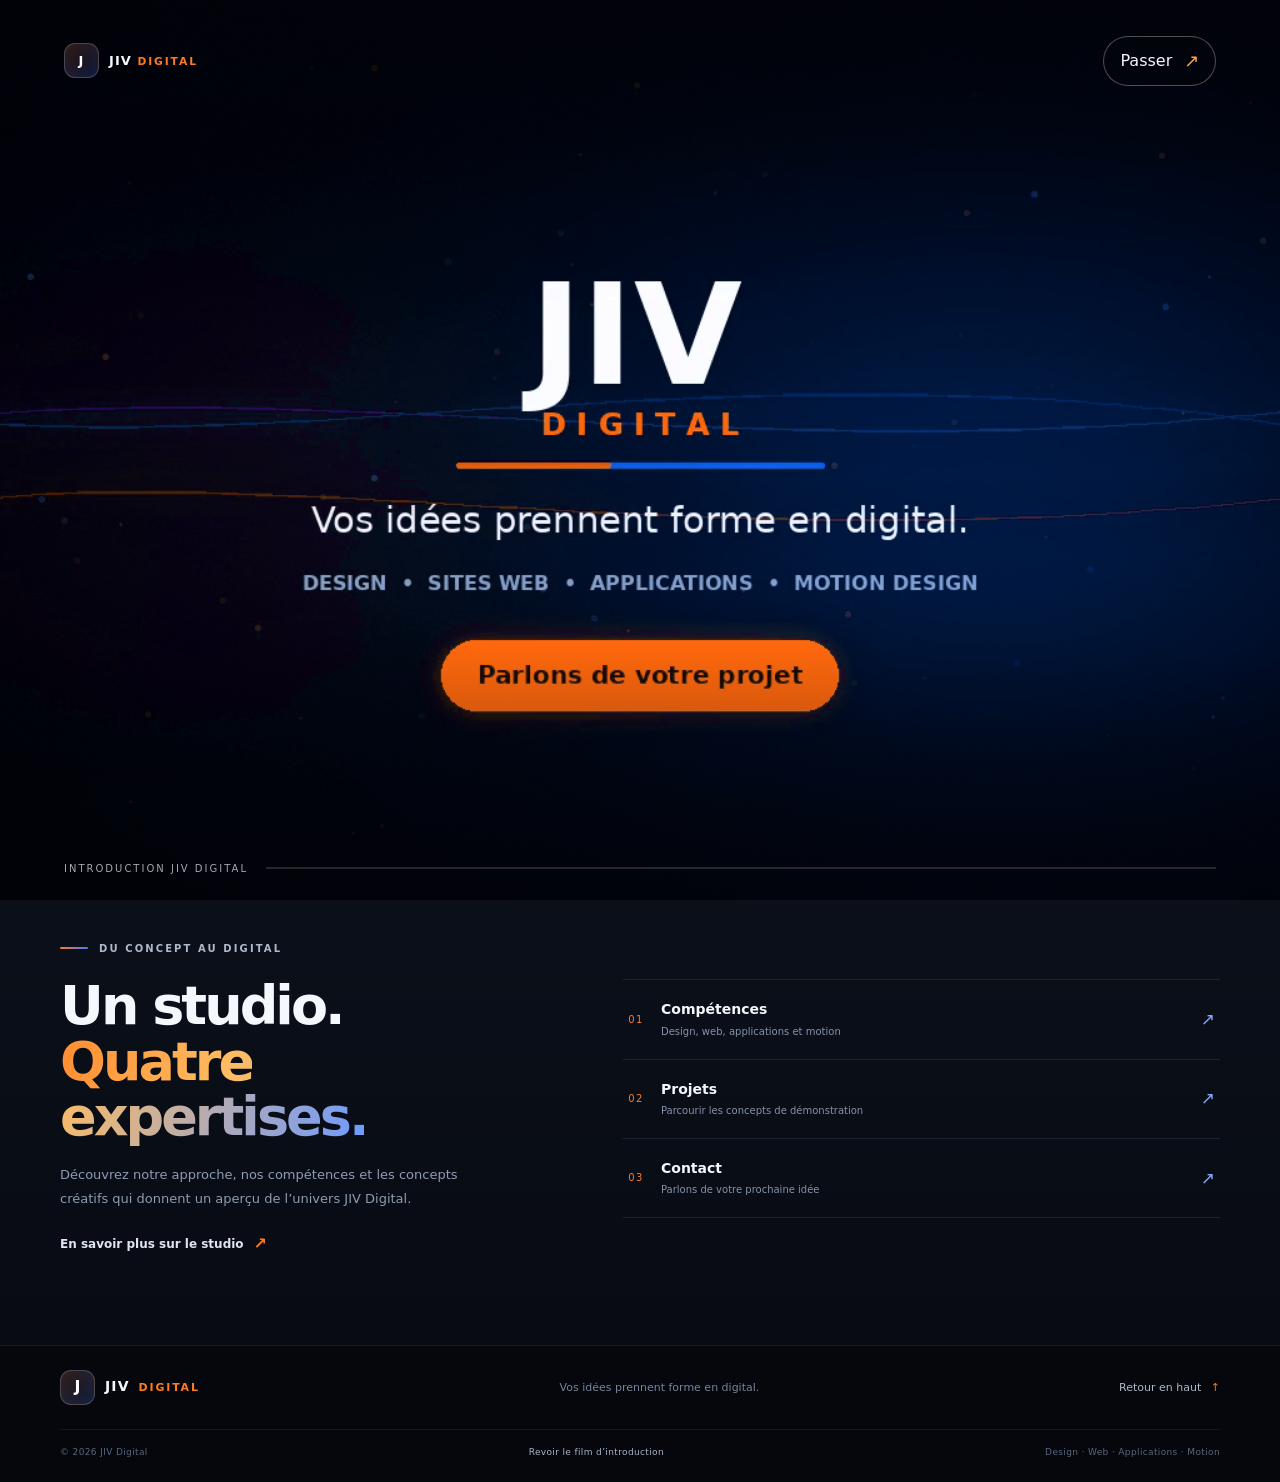
<file: index.html>
<!doctype html>
<html lang="fr">
<head>
  <meta charset="utf-8"><meta name="viewport" content="width=device-width, initial-scale=1">
  <meta name="theme-color" content="#070a12">
  <meta name="description" content="JIV Digital — design graphique, sites web, applications et motion design.">
  <title>Accueil — JIV Digital</title>
  <script>document.documentElement.classList.add('js');try{if(sessionStorage.getItem('jivIntroSeen')&&!new URLSearchParams(location.search).has('intro'))document.documentElement.classList.add('skip-intro')}catch(e){}</script>
  <link rel="stylesheet" href="styles.css">
</head>
<body>
  <a class="skip-link" href="#contenu">Passer au contenu</a>
  <div class="intro-overlay" id="introOverlay" aria-label="Vidéo d'introduction de JIV Digital">
    <video class="intro-video" id="introVideo" muted playsinline preload="auto" poster="assets/motion-poster.png"><source src="assets/intro-jiv.mp4" type="video/mp4"></video>
    <div class="intro-shade"></div>
    <div class="intro-topline"><a class="intro-brand" href="index.html"><span class="brand-mark">J</span><span>JIV <b>DIGITAL</b></span></a><button class="skip-intro" id="skipIntro" type="button">Passer <span aria-hidden="true">↗</span></button></div>
    <div class="intro-bottom"><span>INTRODUCTION JIV DIGITAL</span><div class="intro-progress"><span id="introProgress"></span></div></div>
  </div>
  <header class="site-header"><div class="nav-wrap">
    <a class="brand" href="index.html" aria-label="JIV Digital, accueil"><span class="brand-mark">J</span><span class="brand-name">JIV <b>DIGITAL</b></span></a>
    <button class="menu-toggle" id="menuToggle" aria-label="Ouvrir le menu" aria-expanded="false" type="button"><span></span><span></span></button>
    <nav class="main-nav" id="mainNav" aria-label="Navigation principale">
      <a href="index.html" aria-current="page">Accueil</a><a href="a-propos.html">À propos</a><a href="competences.html">Compétences</a><a href="projets.html">Projets</a><a href="contact.html">Contact</a>
    </nav>
  </div></header>
  <main id="contenu">
    <section class="hero section-shell" id="accueil">
      <div class="hero-grid wrap">
        <div class="hero-copy reveal">
          <p class="eyebrow"><span class="eyebrow-line"></span> STUDIO CRÉATIF DIGITAL</p>
          <h1>Vos idées prennent<br><span>forme en digital.</span></h1>
          <p class="hero-lede">Du premier croquis au lancement, JIV Digital donne vie à vos projets avec du design, du web, des applications et du motion design.</p>
          <div class="hero-actions">
            <a class="button button-primary" href="https://wa.me/2250170866293?text=Bonjour%20JIV%20Digital%2C%20je%20souhaite%20parler%20d%27un%20projet." target="_blank" rel="noreferrer">Parlons de votre projet <span aria-hidden="true">↗</span></a>
            <a class="button button-ghost" href="projets.html">Voir les projets <span aria-hidden="true">→</span></a>
          </div>
          <div class="hero-note"><span class="status-dot"></span> Une idée forte mérite une présence digitale à sa hauteur.</div>
        </div>
        <div class="hero-art reveal" aria-label="Composition digitale JIV Digital">
          <div class="art-halo halo-one"></div><div class="art-halo halo-two"></div><div class="art-ring ring-one"></div><div class="art-ring ring-two"></div>
          <div class="art-window window-back"><div class="window-top"><i></i><i></i><i></i><span>JIV / STUDIO</span></div><div class="window-lines"><b></b><b></b><b></b></div><div class="window-block"></div></div>
          <div class="art-phone"><div class="phone-speaker"></div><div class="phone-screen"><span class="phone-kicker">IDÉE → IMPACT</span><strong>JIV<br><em>DIGITAL</em></strong><div class="phone-bars"><i></i><i></i><i></i></div><div class="phone-button"></div></div></div>
          <div class="floating-chip chip-web"><span class="chip-icon">&lt;/&gt;</span><span><b>Digital</b><small>qui vous ressemble</small></span></div>
          <div class="floating-chip chip-motion"><span class="play-icon">▶</span><span><b>En mouvement</b><small>chaque idée compte</small></span></div>
          <div class="art-cross cross-one"></div><div class="art-cross cross-two"></div><div class="art-caption">CRÉER · CONCEVOIR · LANCER</div>
        </div>
      </div>
      <div class="hero-bottom wrap"><span>01 / 05</span><span class="hero-bottom-line"></span><a href="a-propos.html">Découvrir JIV Digital <span aria-hidden="true">→</span></a></div>
    </section>
    <section class="home-next"><div class="wrap home-next-grid">
      <div class="home-next-copy reveal"><p class="eyebrow"><span class="eyebrow-line"></span> DU CONCEPT AU DIGITAL</p><h2>Un studio.<br><span>Quatre expertises.</span></h2><p>Découvrez notre approche, nos compétences et les concepts créatifs qui donnent un aperçu de l’univers JIV Digital.</p><a class="text-link" href="a-propos.html">En savoir plus sur le studio <span>↗</span></a></div>
      <div class="home-link-stack reveal"><a href="competences.html"><span class="stack-num">01</span><span><b>Compétences</b><small>Design, web, applications et motion</small></span><i>↗</i></a><a href="projets.html"><span class="stack-num">02</span><span><b>Projets</b><small>Parcourir les concepts de démonstration</small></span><i>↗</i></a><a href="contact.html"><span class="stack-num">03</span><span><b>Contact</b><small>Parlons de votre prochaine idée</small></span><i>↗</i></a></div>
    </div></section>
  </main>
  <footer class="site-footer"><div class="wrap footer-inner"><a class="brand" href="index.html"><span class="brand-mark">J</span><span class="brand-name">JIV <b>DIGITAL</b></span></a><p>Vos idées prennent forme en digital.</p><a class="back-top" href="#accueil">Retour en haut <span>↑</span></a></div><div class="wrap footer-bottom"><span>© <span id="year"></span> JIV Digital</span><a href="index.html?intro=1">Revoir le film d’introduction</a><span>Design · Web · Applications · Motion</span></div></footer>
  <script src="script.js" defer></script>
</body>
</html>
</file>
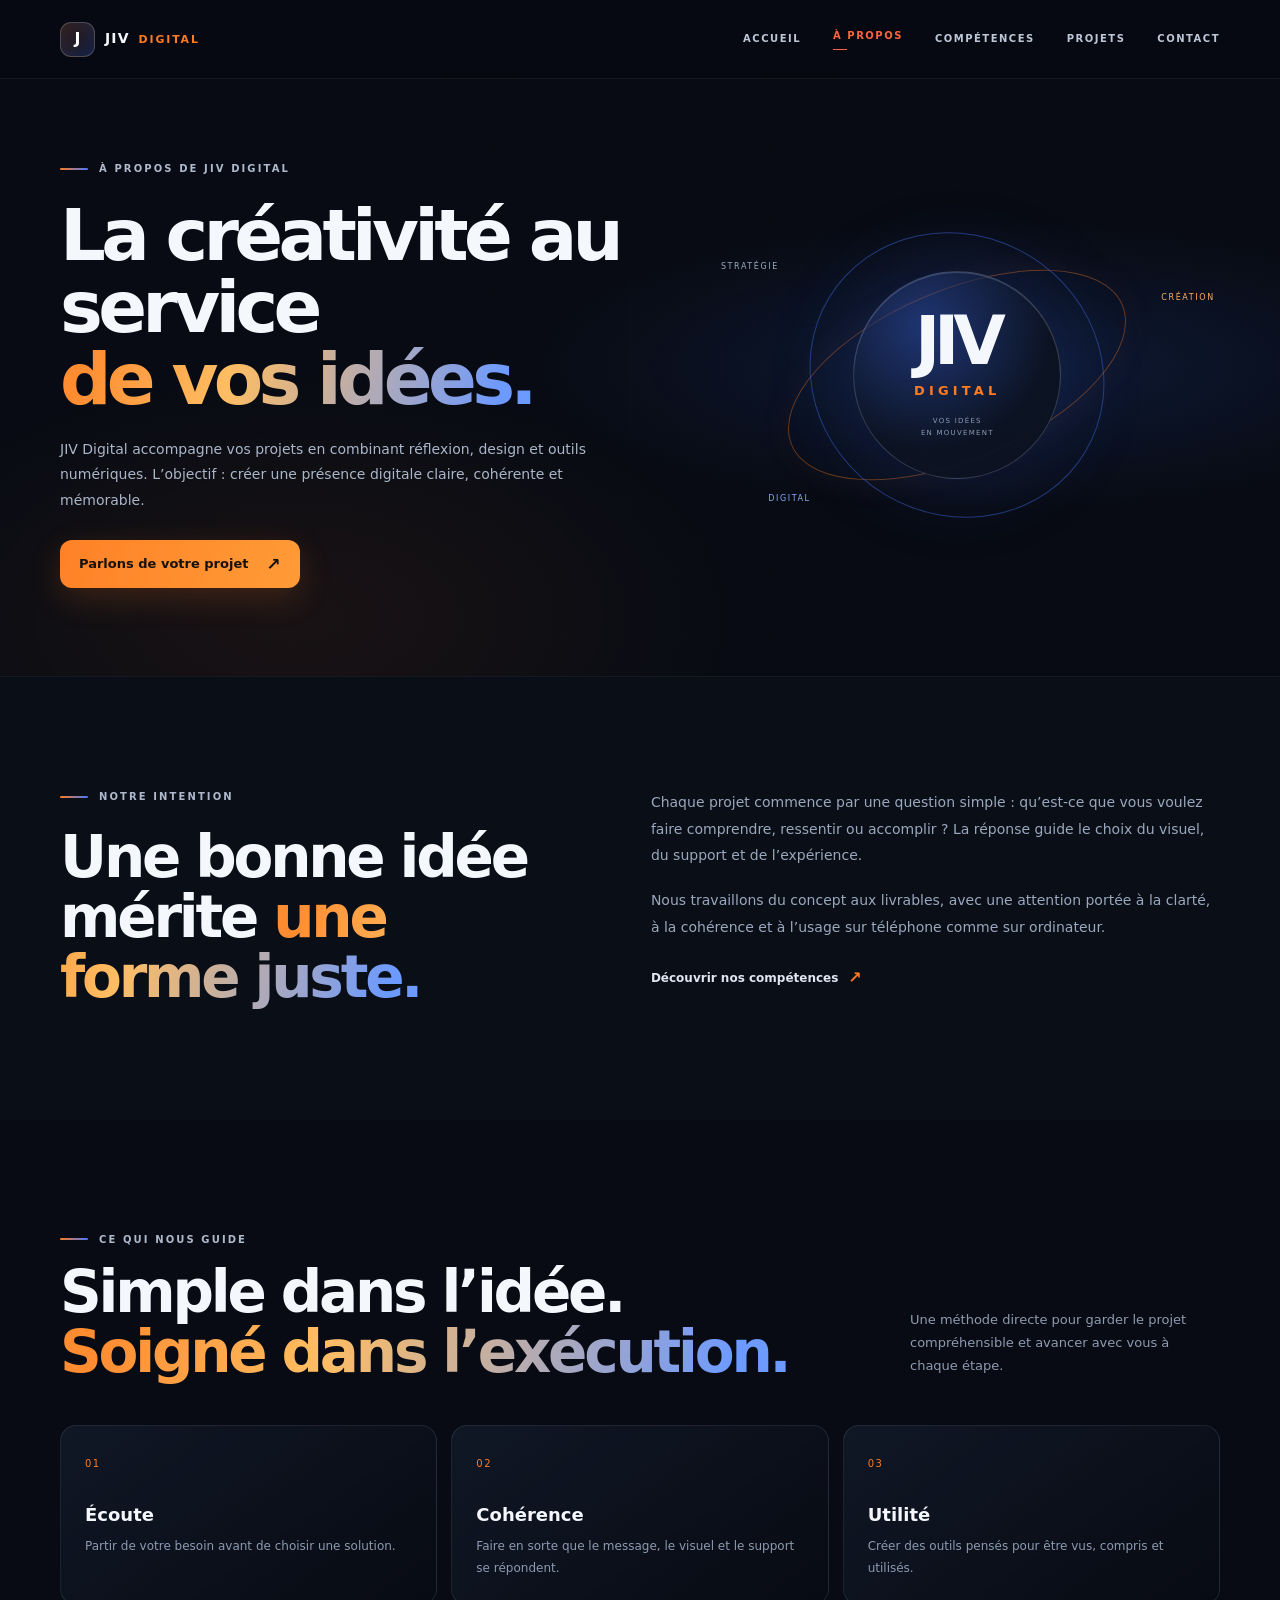
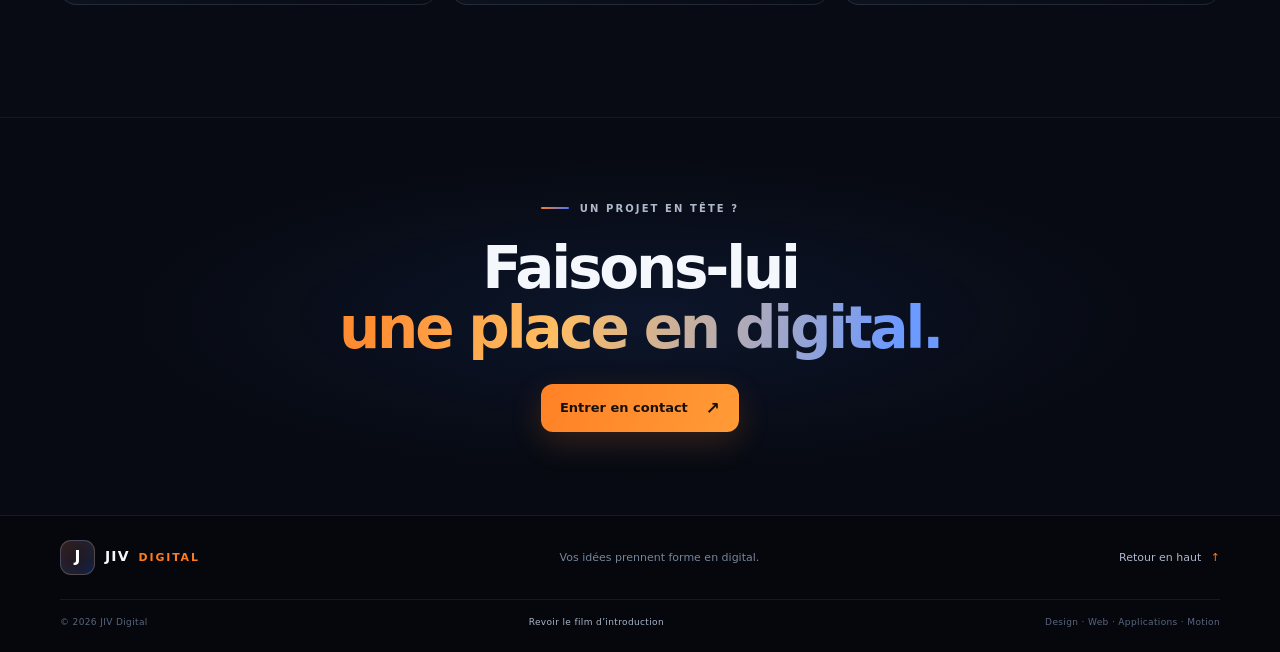
<file: a-propos.html>
<!doctype html>
<html lang="fr">
<head><meta charset="utf-8"><meta name="viewport" content="width=device-width, initial-scale=1"><meta name="theme-color" content="#070a12"><meta name="description" content="Découvrez l'approche et la méthode de JIV Digital."><title>À propos — JIV Digital</title><link rel="stylesheet" href="styles.css"></head>
<body>
  <a class="skip-link" href="#contenu">Passer au contenu</a>
  <header class="site-header"><div class="nav-wrap"><a class="brand" href="index.html" aria-label="JIV Digital, accueil"><span class="brand-mark">J</span><span class="brand-name">JIV <b>DIGITAL</b></span></a><button class="menu-toggle" id="menuToggle" aria-label="Ouvrir le menu" aria-expanded="false" type="button"><span></span><span></span></button><nav class="main-nav" id="mainNav" aria-label="Navigation principale"><a href="index.html">Accueil</a><a href="a-propos.html" aria-current="page">À propos</a><a href="competences.html">Compétences</a><a href="projets.html">Projets</a><a href="contact.html">Contact</a></nav></div></header>
  <main id="contenu">
    <section class="inner-hero"><div class="wrap inner-hero-grid"><div class="inner-hero-copy reveal"><p class="eyebrow"><span class="eyebrow-line"></span> À PROPOS DE JIV DIGITAL</p><h1>La créativité au service<br><span>de vos idées.</span></h1><p>JIV Digital accompagne vos projets en combinant réflexion, design et outils numériques. L’objectif : créer une présence digitale claire, cohérente et mémorable.</p><a class="button button-primary" href="contact.html">Parlons de votre projet <span>↗</span></a></div><div class="inner-art about-art reveal"><div class="about-art-orbit orbit-a"></div><div class="about-art-orbit orbit-b"></div><div class="about-core"><span>JIV</span><b>DIGITAL</b><i>VOS IDÉES<br>EN MOUVEMENT</i></div><span class="about-art-caption caption-one">STRATÉGIE</span><span class="about-art-caption caption-two">CRÉATION</span><span class="about-art-caption caption-three">DIGITAL</span></div></div></section>
    <section class="section about-story"><div class="wrap about-story-grid"><div class="story-title reveal"><p class="eyebrow"><span class="eyebrow-line"></span> NOTRE INTENTION</p><h2>Une bonne idée<br>mérite <span>une forme juste.</span></h2></div><div class="story-copy reveal"><p>Chaque projet commence par une question simple : qu’est-ce que vous voulez faire comprendre, ressentir ou accomplir ? La réponse guide le choix du visuel, du support et de l’expérience.</p><p>Nous travaillons du concept aux livrables, avec une attention portée à la clarté, à la cohérence et à l’usage sur téléphone comme sur ordinateur.</p><a class="text-link" href="competences.html">Découvrir nos compétences <span>↗</span></a></div></div></section>
    <section class="section values-section"><div class="wrap"><div class="section-heading reveal"><div><p class="eyebrow"><span class="eyebrow-line"></span> CE QUI NOUS GUIDE</p><h2>Simple dans l’idée.<br><span>Soigné dans l’exécution.</span></h2></div><p class="heading-aside">Une méthode directe pour garder le projet compréhensible et avancer avec vous à chaque étape.</p></div><div class="values-grid"><article class="value-card reveal"><span>01</span><h3>Écoute</h3><p>Partir de votre besoin avant de choisir une solution.</p></article><article class="value-card reveal"><span>02</span><h3>Cohérence</h3><p>Faire en sorte que le message, le visuel et le support se répondent.</p></article><article class="value-card reveal"><span>03</span><h3>Utilité</h3><p>Créer des outils pensés pour être vus, compris et utilisés.</p></article></div></div></section>
    <section class="section about-cta"><div class="wrap about-cta-inner reveal"><p class="eyebrow"><span class="eyebrow-line"></span> UN PROJET EN TÊTE ?</p><h2>Faisons-lui<br><span>une place en digital.</span></h2><a class="button button-primary" href="contact.html">Entrer en contact <span>↗</span></a></div></section>
  </main>
  <footer class="site-footer"><div class="wrap footer-inner"><a class="brand" href="index.html"><span class="brand-mark">J</span><span class="brand-name">JIV <b>DIGITAL</b></span></a><p>Vos idées prennent forme en digital.</p><a class="back-top" href="#contenu">Retour en haut <span>↑</span></a></div><div class="wrap footer-bottom"><span>© <span id="year"></span> JIV Digital</span><a href="index.html?intro=1">Revoir le film d’introduction</a><span>Design · Web · Applications · Motion</span></div></footer>
  <script src="script.js" defer></script>
</body>
</html>
</file>
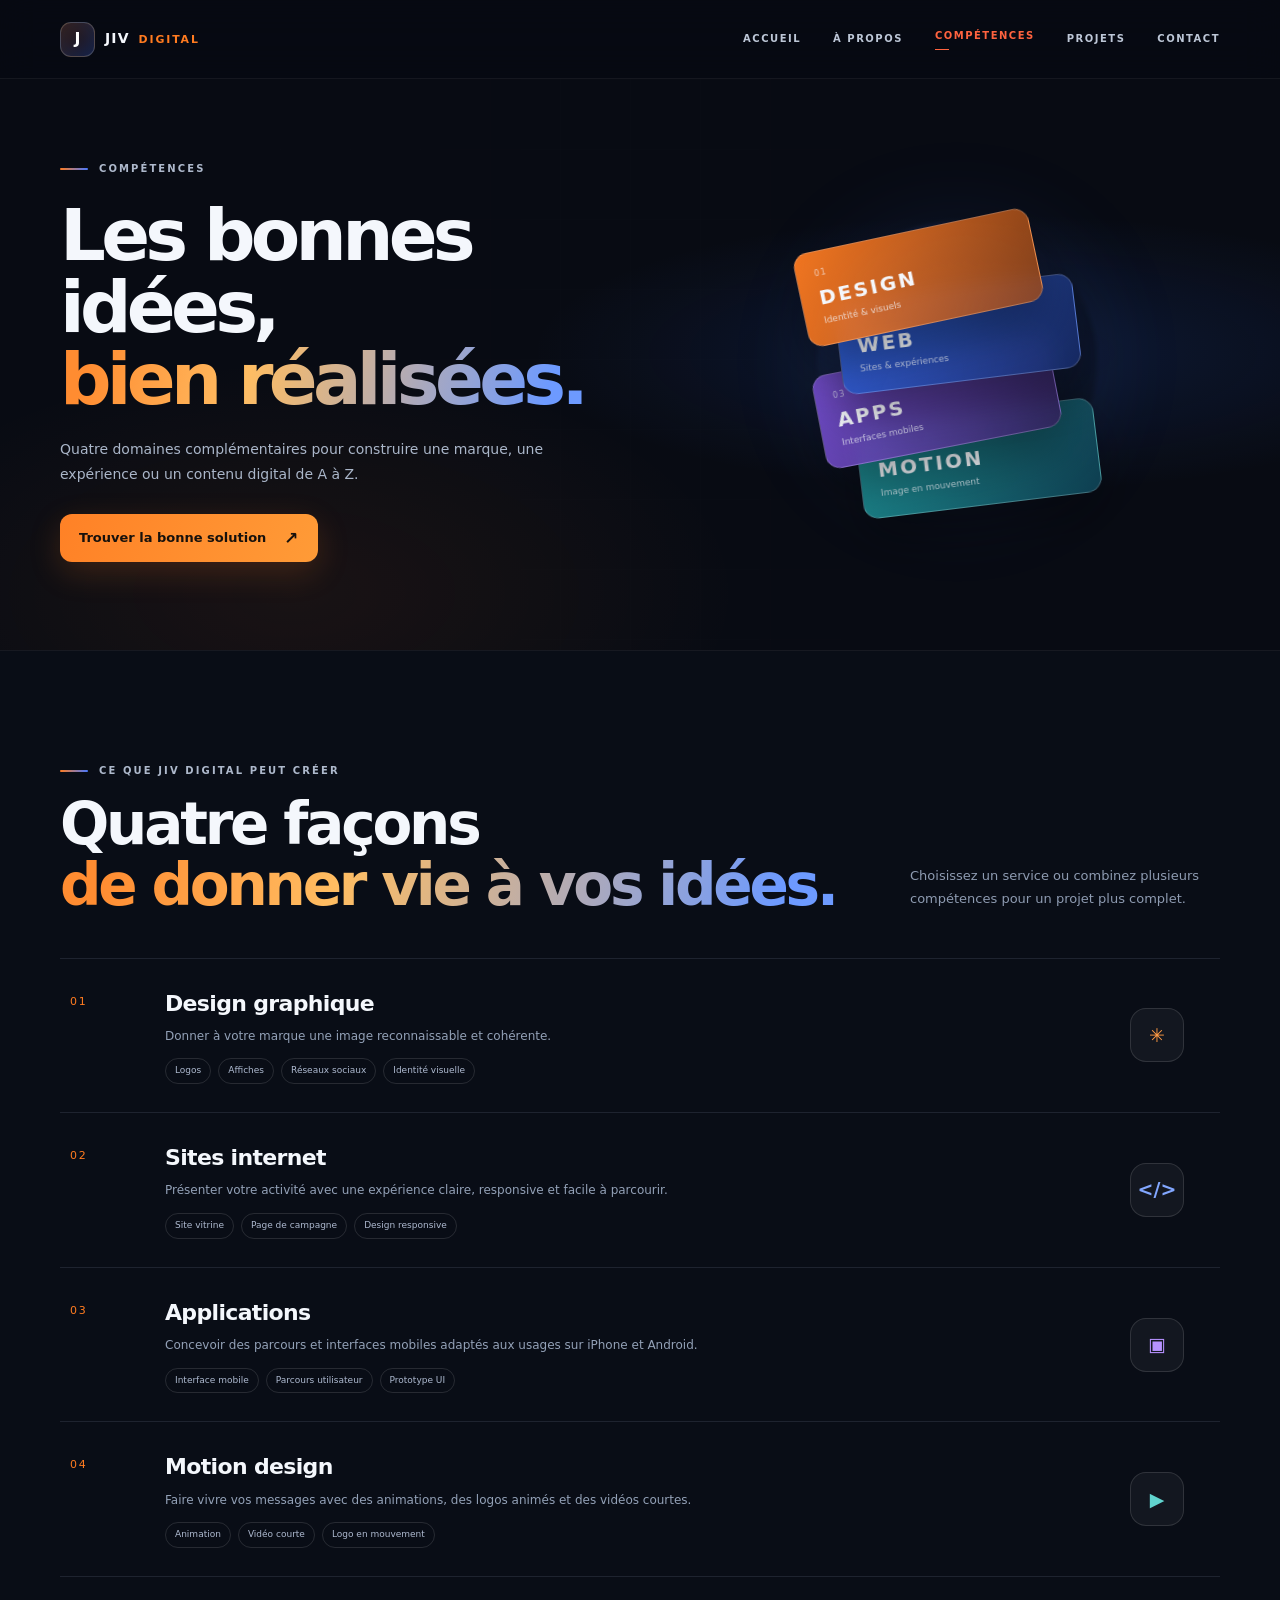
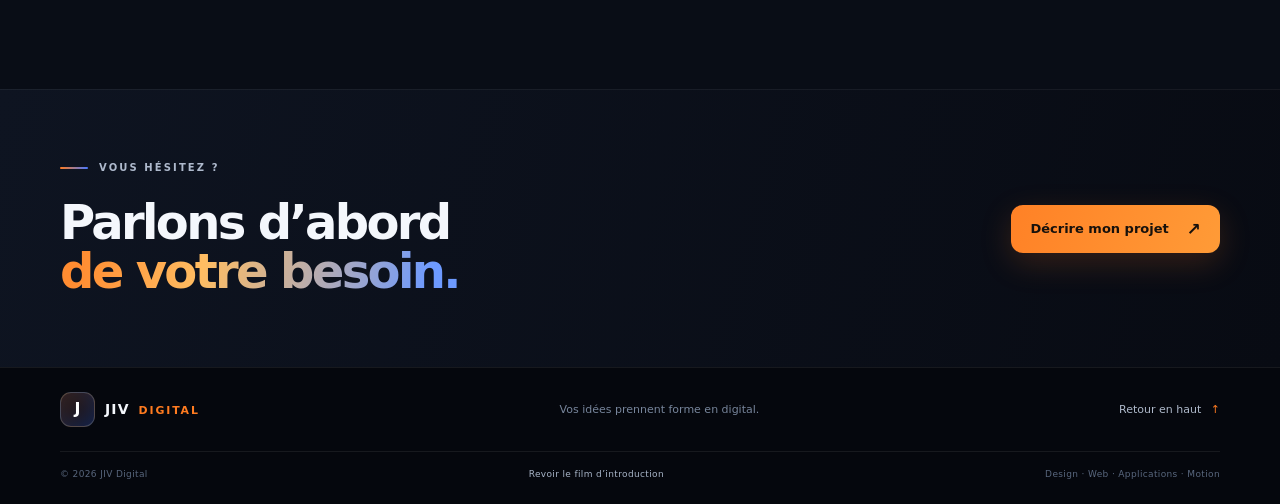
<file: competences.html>
<!doctype html>
<html lang="fr">
<head><meta charset="utf-8"><meta name="viewport" content="width=device-width, initial-scale=1"><meta name="theme-color" content="#070a12"><meta name="description" content="Les compétences proposées par JIV Digital : design, web, applications et motion design."><title>Compétences — JIV Digital</title><link rel="stylesheet" href="styles.css"></head>
<body>
  <a class="skip-link" href="#contenu">Passer au contenu</a>
  <header class="site-header"><div class="nav-wrap"><a class="brand" href="index.html" aria-label="JIV Digital, accueil"><span class="brand-mark">J</span><span class="brand-name">JIV <b>DIGITAL</b></span></a><button class="menu-toggle" id="menuToggle" aria-label="Ouvrir le menu" aria-expanded="false" type="button"><span></span><span></span></button><nav class="main-nav" id="mainNav" aria-label="Navigation principale"><a href="index.html">Accueil</a><a href="a-propos.html">À propos</a><a href="competences.html" aria-current="page">Compétences</a><a href="projets.html">Projets</a><a href="contact.html">Contact</a></nav></div></header>
  <main id="contenu">
    <section class="inner-hero skills-hero"><div class="wrap inner-hero-grid"><div class="inner-hero-copy reveal"><p class="eyebrow"><span class="eyebrow-line"></span> COMPÉTENCES</p><h1>Les bonnes idées,<br><span>bien réalisées.</span></h1><p>Quatre domaines complémentaires pour construire une marque, une expérience ou un contenu digital de A à Z.</p><a class="button button-primary" href="contact.html">Trouver la bonne solution <span>↗</span></a></div><div class="skills-hero-art reveal"><div class="skills-stack"><div class="stack-card stack-orange"><span>01</span><b>DESIGN</b><small>Identité & visuels</small></div><div class="stack-card stack-blue"><span>02</span><b>WEB</b><small>Sites & expériences</small></div><div class="stack-card stack-purple"><span>03</span><b>APPS</b><small>Interfaces mobiles</small></div><div class="stack-card stack-teal"><span>04</span><b>MOTION</b><small>Image en mouvement</small></div></div><div class="skills-art-orb"></div></div></div></section>
    <section class="section competence-details"><div class="wrap"><div class="section-heading reveal"><div><p class="eyebrow"><span class="eyebrow-line"></span> CE QUE JIV DIGITAL PEUT CRÉER</p><h2>Quatre façons<br><span>de donner vie à vos idées.</span></h2></div><p class="heading-aside">Choisissez un service ou combinez plusieurs compétences pour un projet plus complet.</p></div><div class="competence-list">
      <article class="competence-row reveal"><div class="competence-index">01</div><div class="competence-main"><h3>Design graphique</h3><p>Donner à votre marque une image reconnaissable et cohérente.</p><div class="competence-tags"><span>Logos</span><span>Affiches</span><span>Réseaux sociaux</span><span>Identité visuelle</span></div></div><div class="competence-symbol symbol-orange">✳</div></article>
      <article class="competence-row reveal"><div class="competence-index">02</div><div class="competence-main"><h3>Sites internet</h3><p>Présenter votre activité avec une expérience claire, responsive et facile à parcourir.</p><div class="competence-tags"><span>Site vitrine</span><span>Page de campagne</span><span>Design responsive</span></div></div><div class="competence-symbol symbol-blue">&lt;/&gt;</div></article>
      <article class="competence-row reveal"><div class="competence-index">03</div><div class="competence-main"><h3>Applications</h3><p>Concevoir des parcours et interfaces mobiles adaptés aux usages sur iPhone et Android.</p><div class="competence-tags"><span>Interface mobile</span><span>Parcours utilisateur</span><span>Prototype UI</span></div></div><div class="competence-symbol symbol-purple">▣</div></article>
      <article class="competence-row reveal"><div class="competence-index">04</div><div class="competence-main"><h3>Motion design</h3><p>Faire vivre vos messages avec des animations, des logos animés et des vidéos courtes.</p><div class="competence-tags"><span>Animation</span><span>Vidéo courte</span><span>Logo en mouvement</span></div></div><div class="competence-symbol symbol-teal">▶</div></article>
    </div></div></section>
    <section class="competence-bottom"><div class="wrap competence-bottom-inner reveal"><div><p class="eyebrow"><span class="eyebrow-line"></span> VOUS HÉSITEZ ?</p><h2>Parlons d’abord<br><span>de votre besoin.</span></h2></div><a class="button button-primary" href="contact.html">Décrire mon projet <span>↗</span></a></div></section>
  </main>
  <footer class="site-footer"><div class="wrap footer-inner"><a class="brand" href="index.html"><span class="brand-mark">J</span><span class="brand-name">JIV <b>DIGITAL</b></span></a><p>Vos idées prennent forme en digital.</p><a class="back-top" href="#contenu">Retour en haut <span>↑</span></a></div><div class="wrap footer-bottom"><span>© <span id="year"></span> JIV Digital</span><a href="index.html?intro=1">Revoir le film d’introduction</a><span>Design · Web · Applications · Motion</span></div></footer>
  <script src="script.js" defer></script>
</body>
</html>
</file>
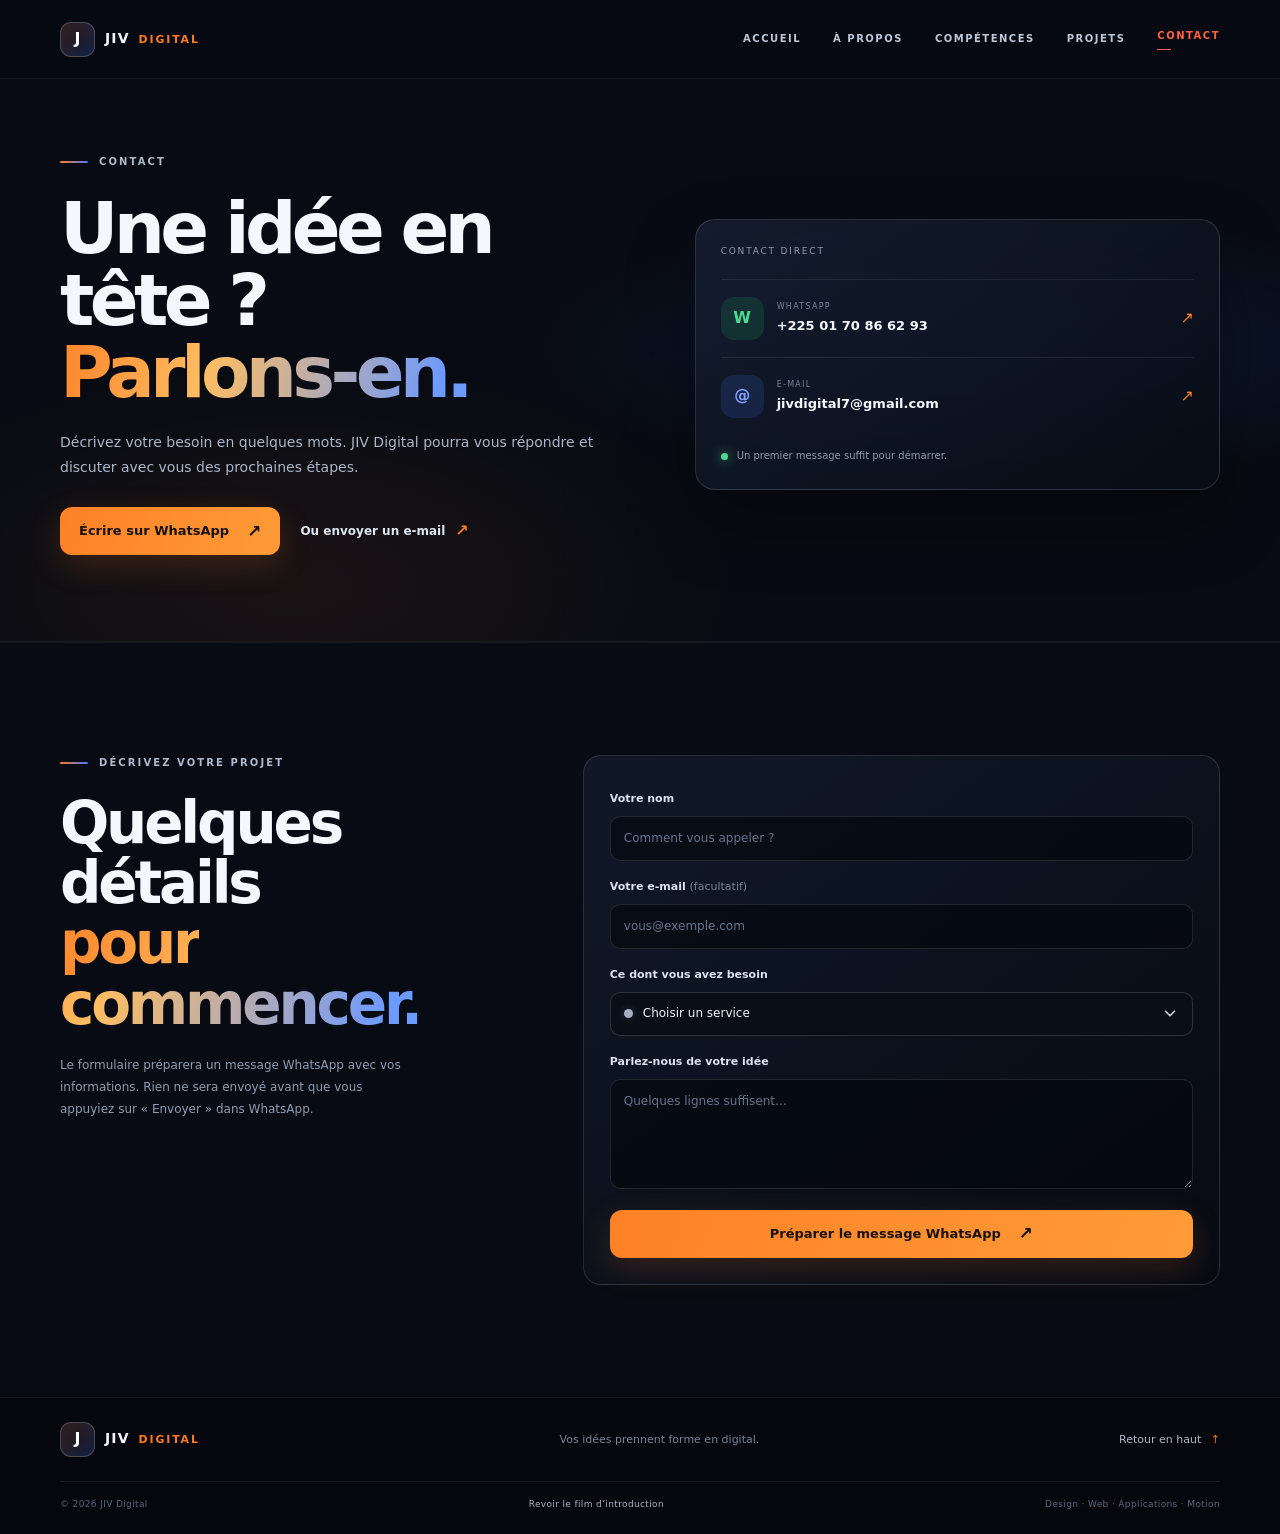
<file: contact.html>
<!doctype html>
<html lang="fr">
<head><meta charset="utf-8"><meta name="viewport" content="width=device-width, initial-scale=1"><meta name="theme-color" content="#070a12"><meta name="description" content="Contactez JIV Digital par WhatsApp ou e-mail pour parler de votre projet."><title>Contact — JIV Digital</title><link rel="stylesheet" href="styles.css"></head>
<body>
  <a class="skip-link" href="#contenu">Passer au contenu</a>
  <header class="site-header"><div class="nav-wrap"><a class="brand" href="index.html" aria-label="JIV Digital, accueil"><span class="brand-mark">J</span><span class="brand-name">JIV <b>DIGITAL</b></span></a><button class="menu-toggle" id="menuToggle" aria-label="Ouvrir le menu" aria-expanded="false" type="button"><span></span><span></span></button><nav class="main-nav" id="mainNav" aria-label="Navigation principale"><a href="index.html">Accueil</a><a href="a-propos.html">À propos</a><a href="competences.html">Compétences</a><a href="projets.html">Projets</a><a href="contact.html" aria-current="page">Contact</a></nav></div></header>
  <main id="contenu">
    <section class="inner-hero contact-page-hero"><div class="wrap inner-hero-grid"><div class="inner-hero-copy reveal"><p class="eyebrow"><span class="eyebrow-line"></span> CONTACT</p><h1>Une idée en tête ?<br><span>Parlons-en.</span></h1><p>Décrivez votre besoin en quelques mots. JIV Digital pourra vous répondre et discuter avec vous des prochaines étapes.</p><div class="contact-direct"><a class="button button-primary" href="https://wa.me/2250170866293?text=Bonjour%20JIV%20Digital%2C%20je%20souhaite%20parler%20d%27un%20projet." target="_blank" rel="noreferrer">Écrire sur WhatsApp <span>↗</span></a><a class="text-link" href="mailto:jivdigital7@gmail.com">Ou envoyer un e-mail <span>↗</span></a></div></div><div class="contact-info-card reveal"><span class="contact-info-kicker">CONTACT DIRECT</span><div class="contact-info-item"><span class="contact-info-icon">W</span><div><small>WHATSAPP</small><a href="https://wa.me/2250170866293" target="_blank" rel="noreferrer">+225 01 70 86 62 93</a></div><span class="contact-info-arrow">↗</span></div><div class="contact-info-item"><span class="contact-info-icon email-icon">@</span><div><small>E-MAIL</small><a href="mailto:jivdigital7@gmail.com">jivdigital7@gmail.com</a></div><span class="contact-info-arrow">↗</span></div><div class="contact-note"><span class="status-dot"></span> Un premier message suffit pour démarrer.</div></div></div></section>
    <section class="section contact-form-section"><div class="wrap contact-form-grid"><div class="form-intro reveal"><p class="eyebrow"><span class="eyebrow-line"></span> DÉCRIVEZ VOTRE PROJET</p><h2>Quelques détails<br><span>pour commencer.</span></h2><p>Le formulaire préparera un message WhatsApp avec vos informations. Rien ne sera envoyé avant que vous appuyiez sur « Envoyer » dans WhatsApp.</p></div><form class="contact-form reveal" id="contactForm">
      <label for="contactName">Votre nom</label><input id="contactName" name="name" type="text" autocomplete="name" placeholder="Comment vous appeler ?" required>
      <label for="contactEmail">Votre e-mail <span>(facultatif)</span></label><input id="contactEmail" name="email" type="email" autocomplete="email" placeholder="vous@exemple.com">
      <label for="servicePickerTrigger">Ce dont vous avez besoin</label>
      <div class="service-picker" id="servicePicker">
        <button class="service-picker-trigger" id="servicePickerTrigger" type="button" aria-haspopup="listbox" aria-expanded="false"><span class="service-picker-current"><i class="service-dot"></i><span id="servicePickerText">Choisir un service</span></span><svg viewBox="0 0 20 20" aria-hidden="true"><path d="m5 7 5 5 5-5"/></svg></button>
        <div class="service-picker-menu" id="servicePickerMenu" role="listbox" aria-label="Choisir un service" hidden>
          <button type="button" class="service-option" role="option" aria-selected="false" data-value="Design graphique" data-color="design"><i class="service-dot design"></i><span>Design graphique</span></button>
          <button type="button" class="service-option" role="option" aria-selected="false" data-value="Site internet" data-color="web"><i class="service-dot web"></i><span>Site internet</span></button>
          <button type="button" class="service-option" role="option" aria-selected="false" data-value="Application mobile" data-color="app"><i class="service-dot app"></i><span>Application mobile</span></button>
          <button type="button" class="service-option" role="option" aria-selected="false" data-value="Motion design" data-color="motion"><i class="service-dot motion"></i><span>Motion design</span></button>
          <button type="button" class="service-option" role="option" aria-selected="false" data-value="Autre projet" data-color="other"><i class="service-dot other"></i><span>Autre projet</span></button>
        </div>
        <input type="hidden" id="contactType" name="type" value="">
        <p class="field-error" id="serviceError" aria-live="polite"></p>
      </div>
      <label for="contactBrief">Parlez-nous de votre idée</label><textarea id="contactBrief" name="brief" rows="4" placeholder="Quelques lignes suffisent…" required></textarea>
      <button class="button button-primary form-submit" type="submit">Préparer le message WhatsApp <span>↗</span></button>
    </form></div></section>
  </main>
  <footer class="site-footer"><div class="wrap footer-inner"><a class="brand" href="index.html"><span class="brand-mark">J</span><span class="brand-name">JIV <b>DIGITAL</b></span></a><p>Vos idées prennent forme en digital.</p><a class="back-top" href="#contenu">Retour en haut <span>↑</span></a></div><div class="wrap footer-bottom"><span>© <span id="year"></span> JIV Digital</span><a href="index.html?intro=1">Revoir le film d’introduction</a><span>Design · Web · Applications · Motion</span></div></footer>
  <script src="script.js" defer></script>
</body>
</html>
</file>
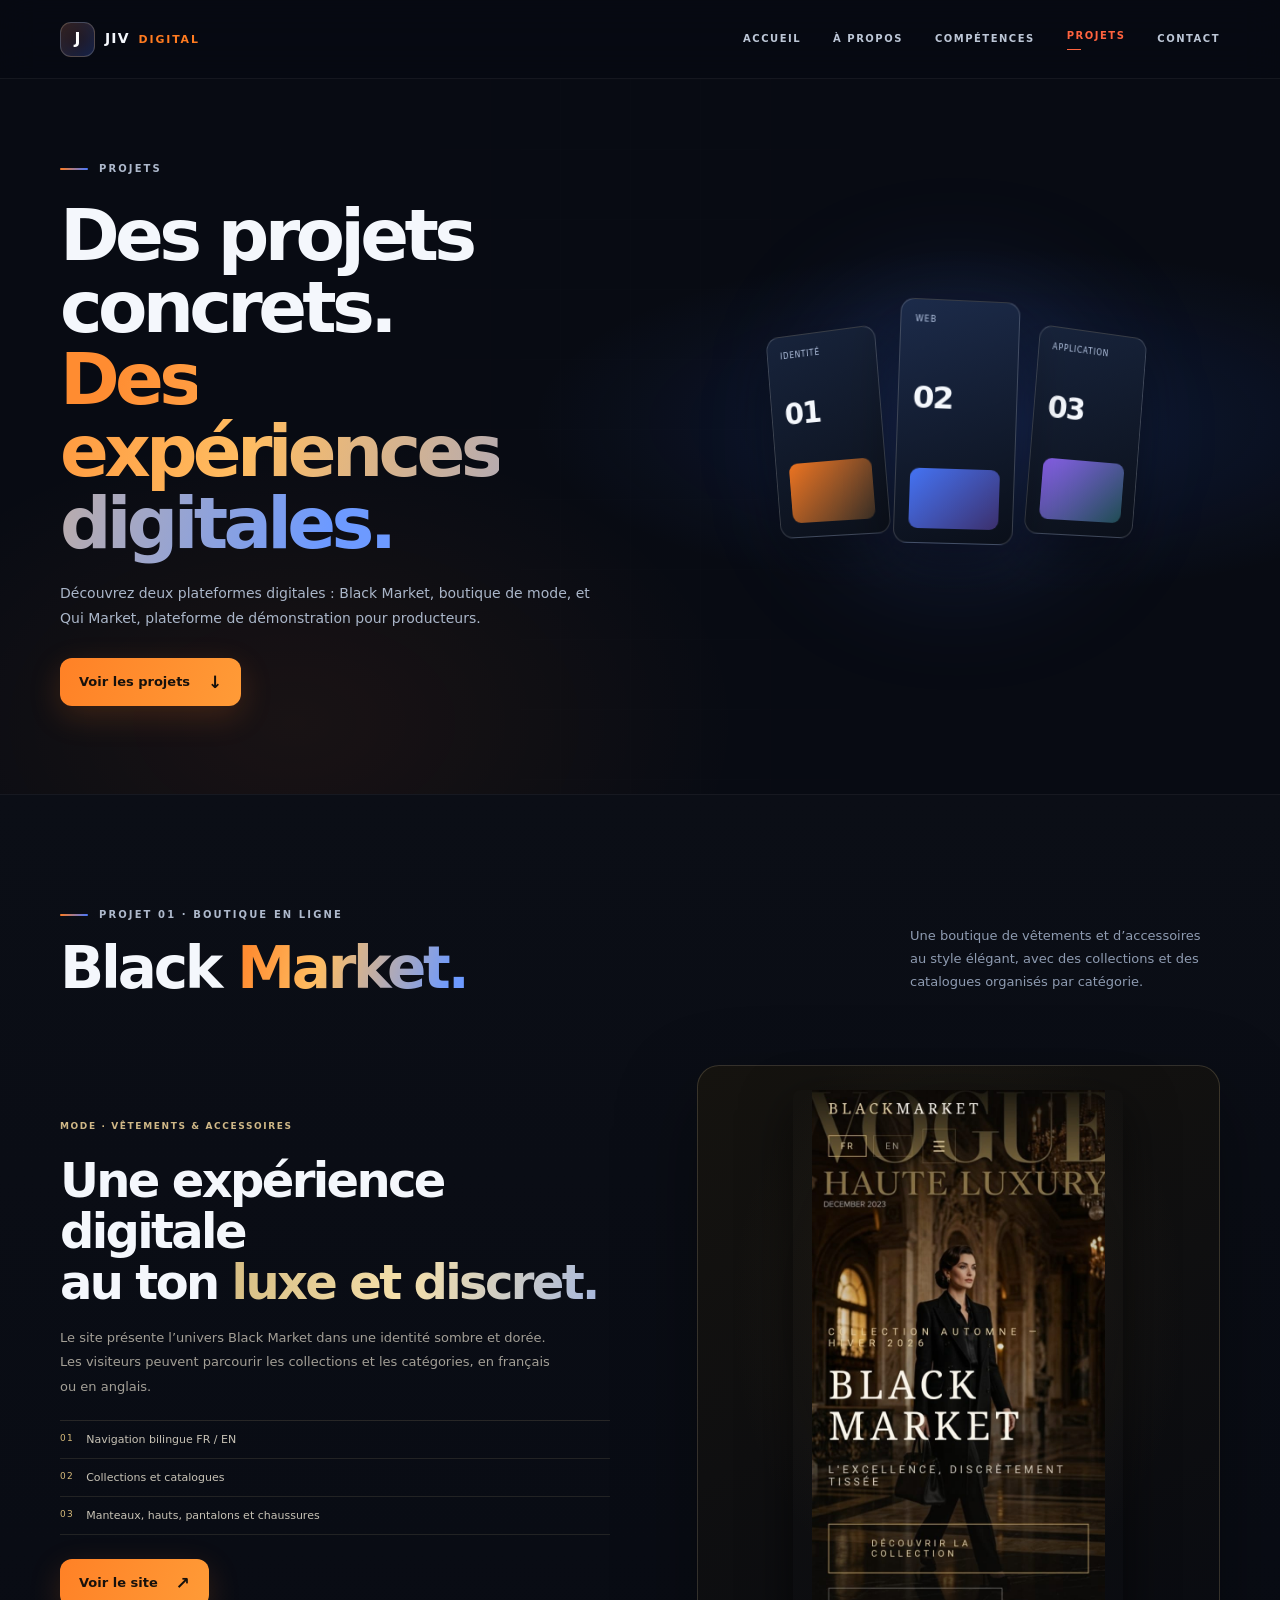
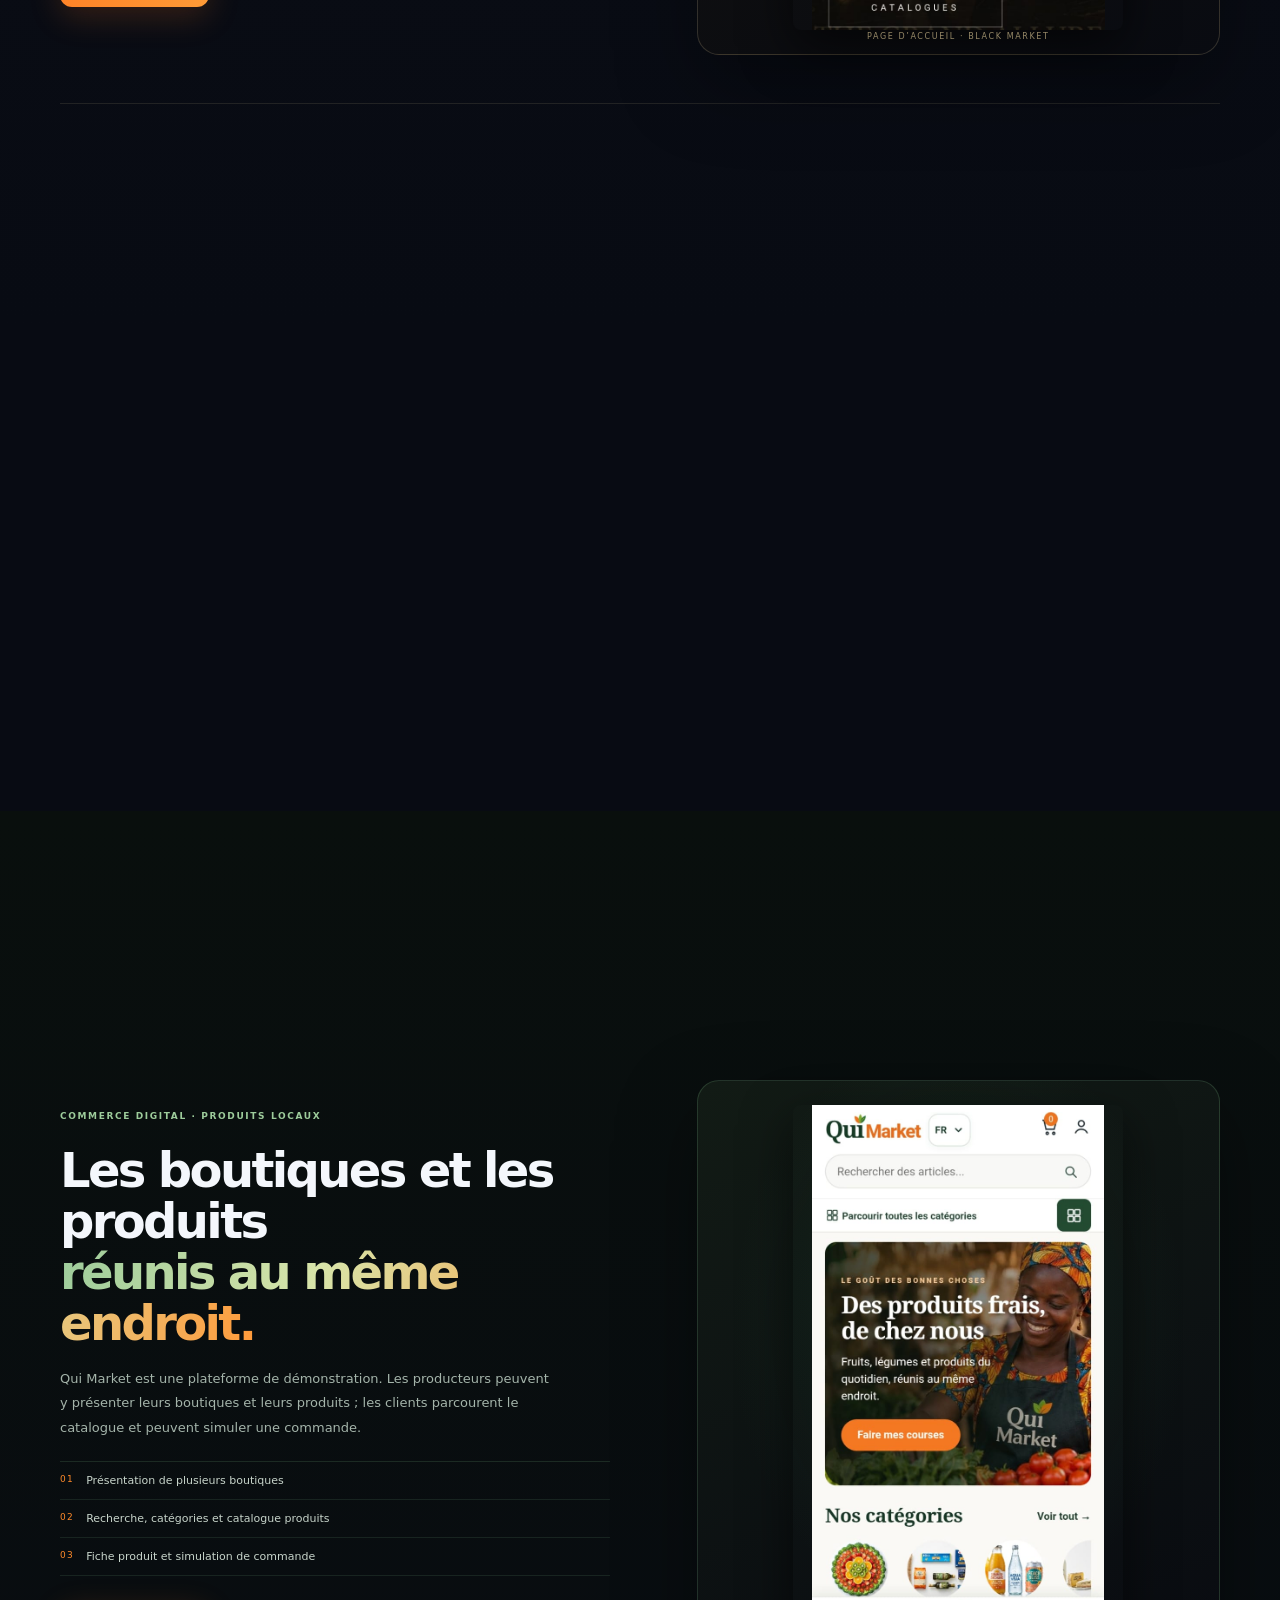
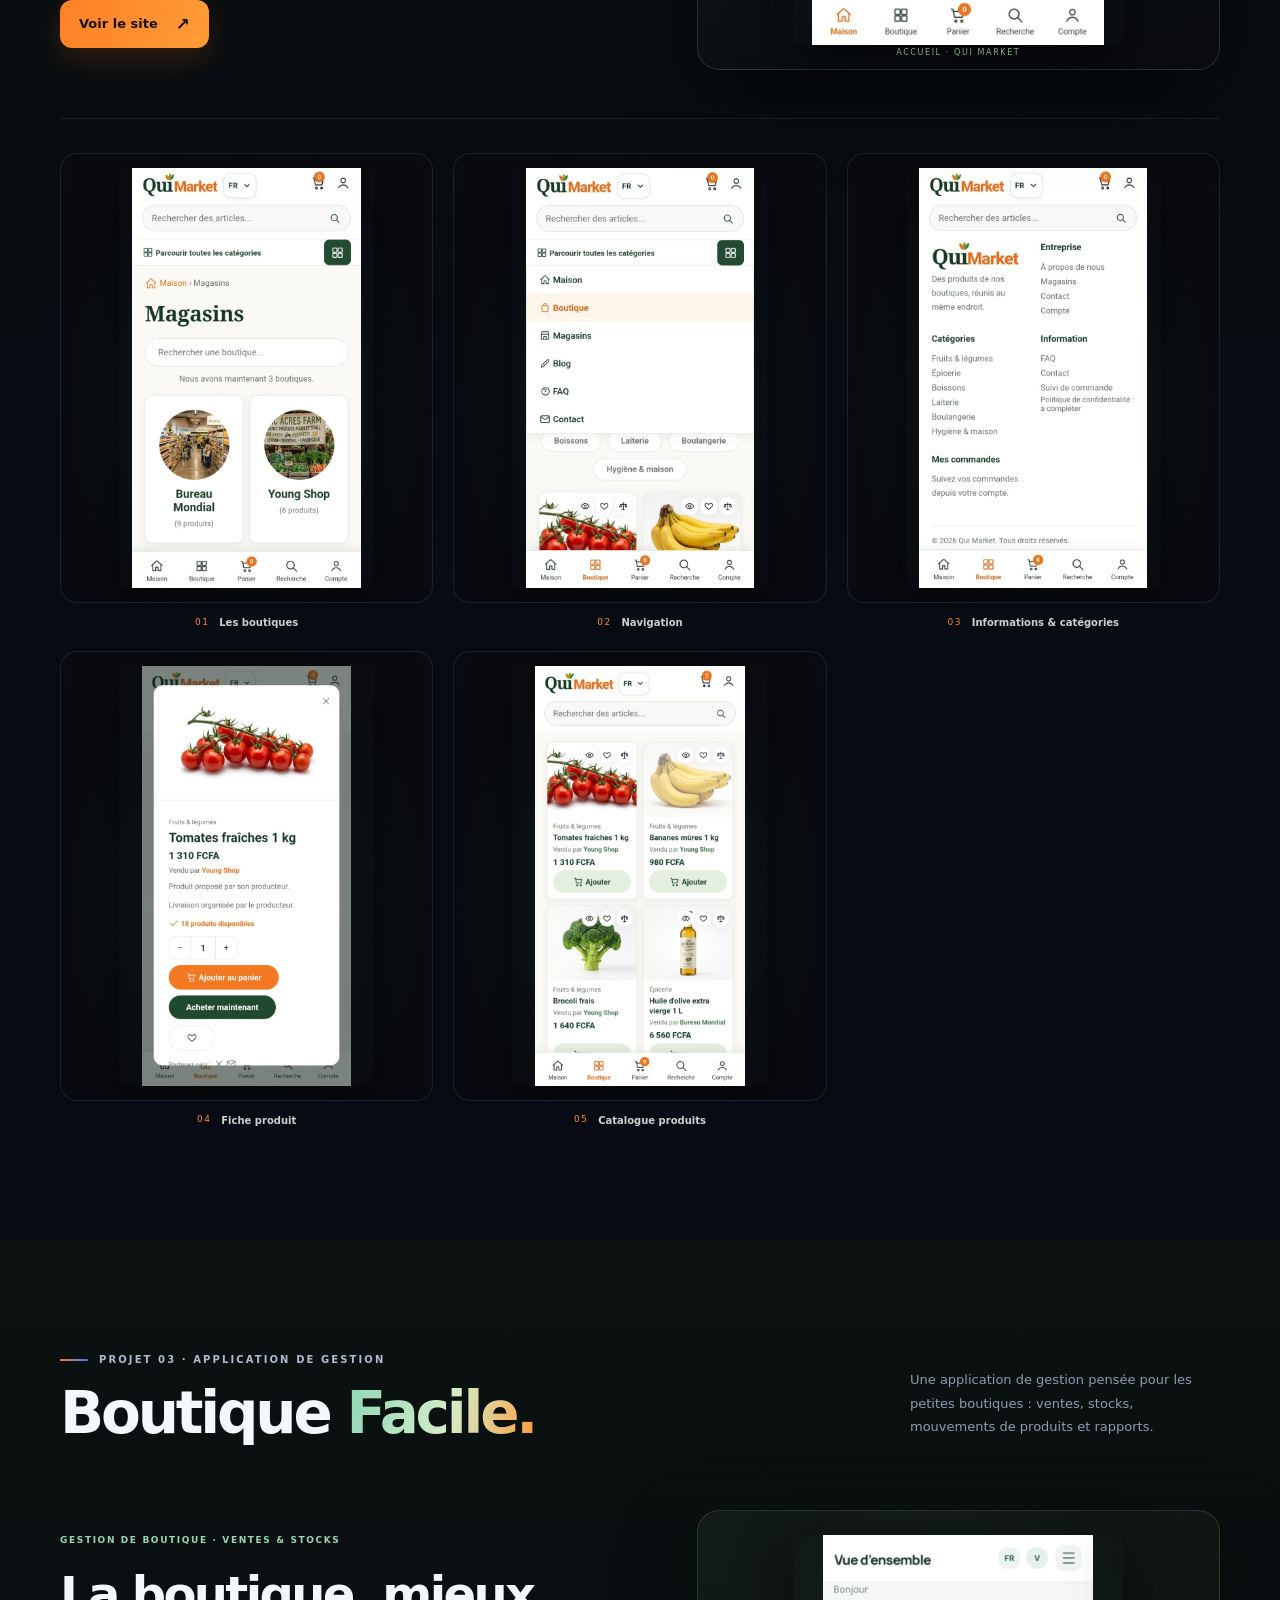
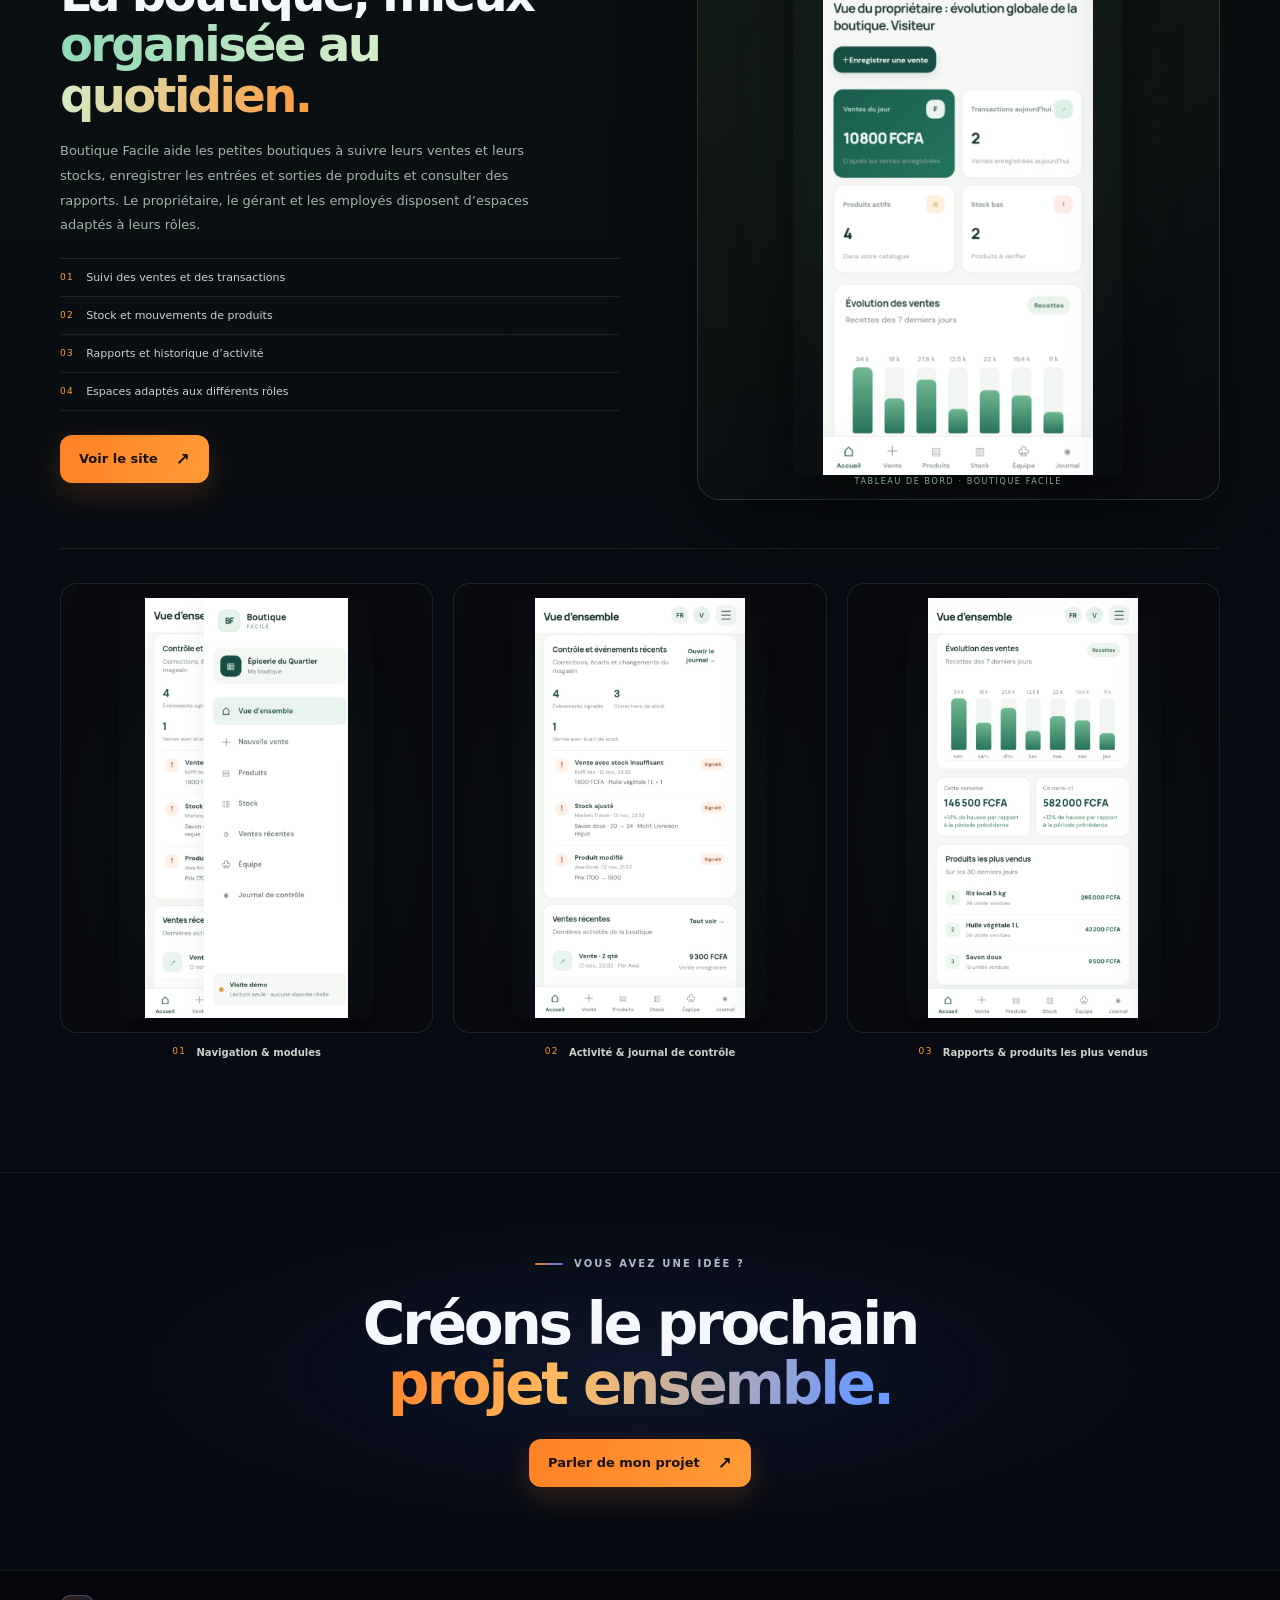
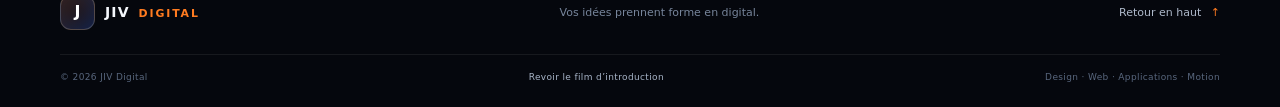
<file: projets.html>
<!doctype html>
<html lang="fr">
<head><meta charset="utf-8"><meta name="viewport" content="width=device-width, initial-scale=1"><meta name="theme-color" content="#070a12"><meta name="description" content="Découvrez Black Market, Qui Market et Boutique Facile, des projets web et une application de gestion de boutique."><title>Projets — JIV Digital</title><link rel="stylesheet" href="styles.css"></head>
<body>
  <a class="skip-link" href="#contenu">Passer au contenu</a>
  <header class="site-header"><div class="nav-wrap"><a class="brand" href="index.html" aria-label="JIV Digital, accueil"><span class="brand-mark">J</span><span class="brand-name">JIV <b>DIGITAL</b></span></a><button class="menu-toggle" id="menuToggle" aria-label="Ouvrir le menu" aria-expanded="false" type="button"><span></span><span></span></button><nav class="main-nav" id="mainNav" aria-label="Navigation principale"><a href="index.html">Accueil</a><a href="a-propos.html">À propos</a><a href="competences.html">Compétences</a><a href="projets.html" aria-current="page">Projets</a><a href="contact.html">Contact</a></nav></div></header>
  <main id="contenu">
    <section class="inner-hero projects-hero"><div class="wrap inner-hero-grid"><div class="inner-hero-copy reveal"><p class="eyebrow"><span class="eyebrow-line"></span> PROJETS</p><h1>Des projets concrets.<br><span>Des expériences digitales.</span></h1><p>Découvrez deux plateformes digitales : Black Market, boutique de mode, et Qui Market, plateforme de démonstration pour producteurs.</p><a class="button button-primary" href="#blackmarket">Voir les projets <span>↓</span></a></div><div class="projects-hero-art reveal"><div class="hero-project-plate plate-one"><span>IDENTITÉ</span><b>01</b><i></i></div><div class="hero-project-plate plate-two"><span>WEB</span><b>02</b><i></i></div><div class="hero-project-plate plate-three"><span>APPLICATION</span><b>03</b><i></i></div><div class="project-art-glow"></div></div></div></section>
    <section class="section blackmarket-section" id="blackmarket"><div class="wrap"><div class="section-heading reveal"><div><p class="eyebrow"><span class="eyebrow-line"></span> PROJET 01 · BOUTIQUE EN LIGNE</p><h2><a href="https://ismael801.github.io/blackmarket/index.html" target="_blank" rel="noreferrer" aria-label="Ouvrir le site Black Market">Black <span>Market.</span></a></h2></div><p class="heading-aside">Une boutique de vêtements et d’accessoires au style élégant, avec des collections et des catalogues organisés par catégorie.</p></div>
      <div class="blackmarket-feature"><div class="blackmarket-copy reveal"><span class="bm-label">MODE · VÊTEMENTS & ACCESSOIRES</span><h3>Une expérience digitale<br>au ton <span>luxe et discret.</span></h3><p>Le site présente l’univers Black Market dans une identité sombre et dorée. Les visiteurs peuvent parcourir les collections et les catégories, en français ou en anglais.</p><ul class="bm-points"><li><span>01</span> Navigation bilingue FR / EN</li><li><span>02</span> Collections et catalogues</li><li><span>03</span> Manteaux, hauts, pantalons et chaussures</li></ul><a class="button button-primary" href="https://ismael801.github.io/blackmarket/index.html" target="_blank" rel="noreferrer">Voir le site <span>↗</span></a></div>
        <figure class="blackmarket-main-shot reveal"><img src="assets/blackmarket-accueil.jpeg" alt="Page d'accueil du site Black Market, boutique de mode à l'identité noire et dorée"><figcaption>PAGE D’ACCUEIL · BLACK MARKET</figcaption></figure></div>
      <div class="blackmarket-gallery"><figure class="bm-screen reveal"><div class="bm-screen-image"><img src="assets/blackmarket-navigation.jpeg" alt="Navigation et présentation de la boutique Black Market"></div><figcaption><span>01</span><b>Navigation & présentation</b></figcaption></figure><figure class="bm-screen reveal"><div class="bm-screen-image"><img src="assets/blackmarket-catalogues.jpeg" alt="Page des catalogues et catégories de vêtements Black Market"></div><figcaption><span>02</span><b>Collections & catalogues</b></figcaption></figure></div>
    </div></section>
    <section class="section quimarket-section" id="quimarket"><div class="wrap"><div class="section-heading reveal"><div><p class="eyebrow"><span class="eyebrow-line"></span> PROJET 02 · PLATEFORME DE DÉMONSTRATION</p><h2>Qui <span>Market.</span></h2></div><p class="heading-aside">Une plateforme qui permet aux producteurs de présenter leurs boutiques et leurs produits, et aux clients de parcourir le catalogue.</p></div>
      <div class="quimarket-feature"><div class="quimarket-copy reveal"><span class="qm-label">COMMERCE DIGITAL · PRODUITS LOCAUX</span><h3>Les boutiques et les produits<br><span>réunis au même endroit.</span></h3><p>Qui Market est une plateforme de démonstration. Les producteurs peuvent y présenter leurs boutiques et leurs produits ; les clients parcourent le catalogue et peuvent simuler une commande.</p><ul class="qm-points"><li><span>01</span> Présentation de plusieurs boutiques</li><li><span>02</span> Recherche, catégories et catalogue produits</li><li><span>03</span> Fiche produit et simulation de commande</li></ul><a class="button button-primary" href="https://ouedraogo.pythonanywhere.com/" target="_blank" rel="noreferrer">Voir le site <span>↗</span></a></div>
        <figure class="quimarket-main-shot reveal"><img src="assets/quimarket-accueil.jpeg" alt="Page d'accueil de Qui Market, plateforme de démonstration de produits et boutiques"><figcaption>ACCUEIL · QUI MARKET</figcaption></figure></div>
      <div class="quimarket-screens"><figure class="qm-screen reveal"><div class="qm-screen-image"><img src="assets/quimarket-magasins.jpeg" alt="Page de recherche et de présentation des boutiques Qui Market"></div><figcaption><span>01</span><b>Les boutiques</b></figcaption></figure><figure class="qm-screen reveal"><div class="qm-screen-image"><img src="assets/quimarket-menu.jpeg" alt="Menu de navigation Qui Market"></div><figcaption><span>02</span><b>Navigation</b></figcaption></figure><figure class="qm-screen reveal"><div class="qm-screen-image"><img src="assets/quimarket-pied-de-page.jpeg" alt="Informations et catégories dans le pied de page Qui Market"></div><figcaption><span>03</span><b>Informations & catégories</b></figcaption></figure><figure class="qm-screen reveal"><div class="qm-screen-image"><img src="assets/quimarket-fiche-produit.jpeg" alt="Fiche produit avec quantité et bouton d'ajout au panier dans Qui Market"></div><figcaption><span>04</span><b>Fiche produit</b></figcaption></figure><figure class="qm-screen reveal"><div class="qm-screen-image"><img src="assets/quimarket-catalogue.jpeg" alt="Catalogue de produits Qui Market avec prix en FCFA"></div><figcaption><span>05</span><b>Catalogue produits</b></figcaption></figure></div>
    </div></section>
    <section class="section boutiquefacile-section" id="boutiquefacile"><div class="wrap"><div class="section-heading reveal"><div><p class="eyebrow"><span class="eyebrow-line"></span> PROJET 03 · APPLICATION DE GESTION</p><h2>Boutique <span>Facile.</span></h2></div><p class="heading-aside">Une application de gestion pensée pour les petites boutiques : ventes, stocks, mouvements de produits et rapports.</p></div>
      <div class="boutiquefacile-feature"><div class="boutiquefacile-copy reveal"><span class="bf-label">GESTION DE BOUTIQUE · VENTES & STOCKS</span><h3>La boutique, mieux<br><span>organisée au quotidien.</span></h3><p>Boutique Facile aide les petites boutiques à suivre leurs ventes et leurs stocks, enregistrer les entrées et sorties de produits et consulter des rapports. Le propriétaire, le gérant et les employés disposent d’espaces adaptés à leurs rôles.</p><ul class="bf-points"><li><span>01</span> Suivi des ventes et des transactions</li><li><span>02</span> Stock et mouvements de produits</li><li><span>03</span> Rapports et historique d’activité</li><li><span>04</span> Espaces adaptés aux différents rôles</li></ul><a class="button button-primary" href="https://boutiquefacile.pythonanywhere.com/" target="_blank" rel="noreferrer">Voir le site <span>↗</span></a></div>
        <figure class="boutiquefacile-main-shot reveal"><img src="assets/boutiquefacile-apercu.jpeg" alt="Tableau de bord Boutique Facile avec ventes, transactions, produits actifs, stock bas et évolution des ventes"><figcaption>TABLEAU DE BORD · BOUTIQUE FACILE</figcaption></figure></div>
      <div class="boutiquefacile-screens"><figure class="bf-screen reveal"><div class="bf-screen-image"><img src="assets/boutiquefacile-navigation.jpeg" alt="Menu de Boutique Facile avec accès aux ventes, produits, stocks, équipe et journal de contrôle"></div><figcaption><span>01</span><b>Navigation & modules</b></figcaption></figure><figure class="bf-screen reveal"><div class="bf-screen-image"><img src="assets/boutiquefacile-activite.jpeg" alt="Événements récents, contrôles et ventes dans Boutique Facile"></div><figcaption><span>02</span><b>Activité & journal de contrôle</b></figcaption></figure><figure class="bf-screen reveal"><div class="bf-screen-image"><img src="assets/boutiquefacile-rapports.jpeg" alt="Rapports Boutique Facile avec évolution des ventes et produits les plus vendus"></div><figcaption><span>03</span><b>Rapports & produits les plus vendus</b></figcaption></figure></div>
    </div></section>
    <section class="about-cta"><div class="wrap about-cta-inner reveal"><p class="eyebrow"><span class="eyebrow-line"></span> VOUS AVEZ UNE IDÉE ?</p><h2>Créons le prochain<br><span>projet ensemble.</span></h2><a class="button button-primary" href="contact.html">Parler de mon projet <span>↗</span></a></div></section>
  </main>
  <footer class="site-footer"><div class="wrap footer-inner"><a class="brand" href="index.html"><span class="brand-mark">J</span><span class="brand-name">JIV <b>DIGITAL</b></span></a><p>Vos idées prennent forme en digital.</p><a class="back-top" href="#contenu">Retour en haut <span>↑</span></a></div><div class="wrap footer-bottom"><span>© <span id="year"></span> JIV Digital</span><a href="index.html?intro=1">Revoir le film d’introduction</a><span>Design · Web · Applications · Motion</span></div></footer>
  <script src="script.js" defer></script>
</body>
</html>
</file>
<file: styles.css>
:root{
  --bg:#070a12;
  --bg-soft:#0b101b;
  --panel:#0d1421;
  --panel-2:#111a2a;
  --line:rgba(179,198,227,.12);
  --text:#f4f7fc;
  --muted:#9ba8bd;
  --muted-2:#6e7b91;
  --orange:#ff7b20;
  --orange-2:#ffa348;
  --blue:#4778ff;
  --cyan:#4cd5d0;
  --violet:#9567ff;
  --wrap:1160px;
  color-scheme:dark;
}
*{box-sizing:border-box}
html{scroll-behavior:smooth;scroll-padding-top:88px}
body{margin:0;background:var(--bg);color:var(--text);font-family:Inter,ui-sans-serif,system-ui,-apple-system,"Segoe UI",Arial,sans-serif;line-height:1.55;overflow-x:hidden}
body.intro-active{overflow:hidden}
a{color:inherit;text-decoration:none}
button,input,textarea{font:inherit}
button{color:inherit}
::selection{background:rgba(255,123,32,.45);color:#fff}
.skip-link{position:fixed;left:16px;top:-60px;z-index:10000;padding:10px 14px;background:#fff;color:#111;border-radius:8px}
.skip-link:focus{top:12px}
.wrap{width:min(var(--wrap),calc(100% - 48px));margin-inline:auto}

/* Cinematic intro */
.intro-overlay{position:fixed;inset:0;z-index:2000;display:grid;place-items:center;background:#02040a;opacity:1;visibility:visible;transition:opacity .8s ease,visibility .8s ease}
.intro-video{position:absolute;inset:0;width:100%;height:100%;object-fit:cover;background:#02040a}
.intro-shade{position:absolute;inset:0;pointer-events:none;background:linear-gradient(180deg,rgba(2,4,10,.58),transparent 22%,transparent 72%,rgba(2,4,10,.58))}
.intro-topline{position:absolute;left:clamp(20px,5vw,72px);right:clamp(20px,5vw,72px);top:clamp(18px,4vh,36px);display:flex;align-items:center;justify-content:space-between}
.intro-brand{display:flex;align-items:center;gap:10px;font-weight:800;letter-spacing:.08em;font-size:13px}
.intro-brand b{color:var(--orange);font-size:.82em;letter-spacing:.18em}
.brand-mark{display:grid;place-items:center;width:35px;height:35px;border:1px solid rgba(255,255,255,.2);border-radius:11px;background:linear-gradient(135deg,rgba(255,123,32,.18),rgba(71,120,255,.18));font-weight:900;color:#fff;box-shadow:inset 0 0 16px rgba(71,120,255,.1)}
.skip-intro{display:flex;align-items:center;gap:12px;border:1px solid rgba(255,255,255,.3);border-radius:999px;padding:10px 16px;background:rgba(5,8,15,.42);backdrop-filter:blur(12px);cursor:pointer;transition:background .2s ease,border-color .2s ease,transform .2s ease}
.skip-intro:hover{background:rgba(255,123,32,.18);border-color:rgba(255,160,75,.8);transform:translateY(-1px)}
.skip-intro span{color:var(--orange-2);font-size:18px}
.intro-bottom{position:absolute;left:clamp(20px,5vw,72px);right:clamp(20px,5vw,72px);bottom:24px;display:flex;align-items:center;gap:18px;color:rgba(240,245,255,.68);font-size:10px;letter-spacing:.2em}
.intro-progress{height:2px;flex:1;background:rgba(255,255,255,.14);overflow:hidden}
.intro-progress span{display:block;height:100%;width:0;background:linear-gradient(90deg,var(--orange),var(--blue));transition:width .1s linear}
.intro-overlay.is-hidden{opacity:0;visibility:hidden;pointer-events:none}
html.skip-intro .intro-overlay,html:not(.js) .intro-overlay{display:none}

/* Header */
.site-header{position:sticky;top:0;z-index:100;background:rgba(7,10,18,.78);border-bottom:1px solid rgba(255,255,255,.06);backdrop-filter:blur(18px)}
.nav-wrap{width:min(var(--wrap),calc(100% - 48px));height:78px;margin:auto;display:flex;align-items:center;gap:32px}
.brand{display:flex;align-items:center;gap:10px;flex:none}
.brand-name{font-size:14px;font-weight:850;letter-spacing:.08em;white-space:nowrap}
.brand-name b{color:var(--orange);font-size:.78em;letter-spacing:.17em;margin-left:3px}
.main-nav{display:flex;align-items:center;justify-content:center;gap:32px;margin-left:auto}
.main-nav a{font-size:13px;color:#bdc7d7;transition:color .2s ease}
.main-nav a:hover{color:#fff}
.nav-cta{display:inline-flex;align-items:center;gap:9px;padding:11px 16px;border:1px solid rgba(255,255,255,.14);border-radius:999px;font-size:12px;font-weight:700;white-space:nowrap;transition:all .2s ease}
.nav-cta:hover{border-color:rgba(255,123,32,.65);background:rgba(255,123,32,.1);transform:translateY(-1px)}
.wa-dot,.status-dot,.live-dot{width:7px;height:7px;border-radius:50%;background:#50d791;box-shadow:0 0 12px rgba(80,215,145,.8)}
.menu-toggle{display:none;margin-left:auto;width:42px;height:42px;border:1px solid var(--line);border-radius:12px;background:rgba(255,255,255,.03);align-items:center;justify-content:center;flex-direction:column;gap:6px;cursor:pointer}
.menu-toggle span{width:17px;height:1.5px;background:#fff;transition:transform .2s ease}

/* Hero */
.section-shell{position:relative;overflow:hidden}
.hero{min-height:650px;padding:78px 0 22px;background:radial-gradient(ellipse at 75% 38%,rgba(29,72,173,.15),transparent 34%),radial-gradient(ellipse at 72% 82%,rgba(255,123,32,.07),transparent 28%),var(--bg)}
.hero:before{content:"";position:absolute;inset:0;opacity:.18;background-image:linear-gradient(rgba(255,255,255,.025) 1px,transparent 1px),linear-gradient(90deg,rgba(255,255,255,.025) 1px,transparent 1px);background-size:72px 72px;mask-image:linear-gradient(90deg,#000,transparent 70%);pointer-events:none}
.hero-grid{display:grid;grid-template-columns:1.02fr .98fr;align-items:center;gap:44px;min-height:510px;position:relative}
.hero-copy{position:relative;z-index:2;padding:20px 0 30px}
.eyebrow{display:flex;align-items:center;gap:11px;margin:0 0 22px;color:#aeb9cc;font-size:10px;font-weight:800;letter-spacing:.21em}
.eyebrow-line{display:inline-block;width:28px;height:2px;background:linear-gradient(90deg,var(--orange),var(--blue));border-radius:2px}
h1,h2,h3,p{margin-top:0}
.hero h1{font-size:clamp(48px,6vw,78px);line-height:.99;letter-spacing:-.065em;max-width:680px;margin:0 0 24px;font-weight:760}
.hero h1 span,.section-heading h2 span,.motion-copy h2 span,.contact-inner h2 span{background:linear-gradient(105deg,#ff8c31 6%,#ffbd62 36%,#6d9aff 92%);-webkit-background-clip:text;background-clip:text;color:transparent}
.hero-lede{max-width:500px;color:#aab6c9;font-size:16px;line-height:1.8;margin-bottom:28px}
.hero-actions{display:flex;align-items:center;gap:14px;flex-wrap:wrap}
.button{display:inline-flex;align-items:center;justify-content:center;gap:18px;min-height:48px;padding:0 19px;border-radius:12px;font-size:13px;font-weight:750;transition:transform .22s ease,box-shadow .22s ease,border-color .22s ease,background .22s ease}
.button:hover{transform:translateY(-2px)}
.button-primary{color:#17110c;background:linear-gradient(110deg,#ff8126,#ff9b37);box-shadow:0 10px 32px rgba(255,123,32,.18)}
.button-primary:hover{box-shadow:0 14px 38px rgba(255,123,32,.3)}
.button-primary span{font-size:17px}
.button-ghost{color:#c7d0de;border:1px solid rgba(255,255,255,.13);background:rgba(255,255,255,.025)}
.button-ghost:hover{border-color:rgba(71,120,255,.55);background:rgba(71,120,255,.08)}
.hero-note{display:flex;align-items:center;gap:10px;margin-top:34px;color:#7e8ba1;font-size:11px;letter-spacing:.03em}
.hero-note .status-dot{width:6px;height:6px;background:var(--orange);box-shadow:0 0 12px rgba(255,123,32,.8)}
.hero-art{height:490px;position:relative;isolation:isolate;perspective:1000px}
.art-halo{position:absolute;border-radius:50%;filter:blur(38px);pointer-events:none}
.halo-one{width:320px;height:320px;right:9%;top:16%;background:rgba(28,86,220,.18)}
.halo-two{width:240px;height:240px;left:15%;bottom:9%;background:rgba(255,114,27,.12)}
.art-ring{position:absolute;border:1px solid rgba(123,158,223,.18);border-radius:50%;transform:rotate(-24deg);pointer-events:none}
.ring-one{width:440px;height:200px;top:20%;left:5%;border-color:rgba(255,123,32,.22);box-shadow:0 0 30px rgba(255,123,32,.04)}
.ring-two{width:395px;height:285px;top:17%;left:18%;transform:rotate(29deg);border-color:rgba(71,120,255,.22)}
.art-window{position:absolute;border:1px solid rgba(186,205,240,.23);border-radius:17px;background:linear-gradient(140deg,rgba(25,36,60,.78),rgba(9,13,23,.82));box-shadow:0 25px 80px rgba(0,0,0,.48),inset 0 1px rgba(255,255,255,.06);backdrop-filter:blur(16px)}
.window-back{width:300px;height:205px;right:12%;top:16%;transform:rotateY(-12deg) rotateZ(-4deg);padding:15px;opacity:.8}
.window-top{height:22px;display:flex;align-items:center;gap:5px;border-bottom:1px solid rgba(255,255,255,.1);padding-bottom:8px;color:#74839b;font-size:8px;letter-spacing:.16em}
.window-top i{width:6px;height:6px;border-radius:50%;background:var(--orange);opacity:.8}
.window-top i:nth-child(2){background:#4477ff}.window-top i:nth-child(3){background:#8663ec}
.window-top span{margin-left:auto}
.window-lines{position:absolute;left:21px;top:60px;display:grid;gap:9px;width:95px}
.window-lines b{height:5px;border-radius:5px;background:rgba(203,216,239,.19)}
.window-lines b:nth-child(2){width:70%;background:rgba(255,123,32,.6)}.window-lines b:nth-child(3){width:84%}
.window-block{position:absolute;right:22px;top:62px;width:126px;height:95px;border:1px solid rgba(123,157,255,.4);border-radius:10px;background:linear-gradient(145deg,rgba(65,106,228,.26),rgba(255,123,32,.13));transform:skewY(-4deg)}
.window-block:after{content:"";position:absolute;inset:12px;border-radius:6px;background:linear-gradient(145deg,rgba(34,49,79,.9),rgba(10,15,25,.85))}
.art-phone{position:absolute;z-index:2;width:184px;height:340px;right:26%;top:27%;padding:9px;border:1px solid rgba(185,207,255,.42);border-radius:30px;background:linear-gradient(145deg,#172847,#060a13 52%,#1a2c4a);box-shadow:24px 32px 70px rgba(0,0,0,.55),-2px 0 30px rgba(71,120,255,.12),2px 0 26px rgba(255,123,32,.1);transform:rotate(7deg);animation:phoneFloat 6s ease-in-out infinite}
.phone-speaker{position:absolute;z-index:3;top:14px;left:50%;transform:translateX(-50%);width:42px;height:7px;border-radius:6px;background:#05070d}
.phone-screen{position:absolute;inset:10px;border-radius:22px;overflow:hidden;background:radial-gradient(ellipse at 70% 20%,rgba(77,119,255,.42),transparent 46%),linear-gradient(160deg,#101b33,#080c16 70%);padding:56px 17px 15px}
.phone-screen:after{content:"";position:absolute;width:135px;height:135px;border-radius:50%;background:rgba(255,123,32,.13);filter:blur(24px);bottom:-38px;left:-36px}
.phone-kicker{display:block;color:#94a4c0;font-size:7px;letter-spacing:.17em;margin-bottom:18px}
.phone-screen strong{display:block;color:#fff;font-size:33px;letter-spacing:-.07em;line-height:.92}
.phone-screen em{font-style:normal;color:#ff9a3c;font-size:16px;letter-spacing:.2em}
.phone-bars{display:grid;gap:7px;margin-top:21px}.phone-bars i{height:4px;border-radius:4px;background:rgba(198,212,240,.2)}.phone-bars i:nth-child(2){width:75%;background:linear-gradient(90deg,var(--orange),var(--blue))}.phone-bars i:nth-child(3){width:52%}
.phone-button{position:relative;z-index:1;width:100%;height:28px;margin-top:20px;border-radius:9px;background:linear-gradient(90deg,#ff8126,#ff9d3e);box-shadow:0 8px 20px rgba(255,123,32,.18)}
.floating-chip{position:absolute;z-index:4;display:flex;align-items:center;gap:10px;padding:10px 13px;border:1px solid rgba(197,215,245,.18);border-radius:13px;background:rgba(9,14,24,.79);box-shadow:0 18px 48px rgba(0,0,0,.4);backdrop-filter:blur(14px);animation:chipFloat 5s ease-in-out infinite}
.floating-chip b{display:block;font-size:10px;color:#eff3fc}.floating-chip small{display:block;color:#8795ad;font-size:8px;margin-top:1px}
.chip-web{left:4%;top:28%}.chip-motion{right:4%;bottom:17%;animation-delay:-2s}
.chip-icon,.play-icon{display:grid;place-items:center;width:34px;height:34px;border-radius:10px;background:linear-gradient(145deg,rgba(71,120,255,.3),rgba(255,123,32,.24));color:#ffb267;font-size:11px;font-weight:800}
.play-icon{border-radius:50%;color:#fff;background:linear-gradient(145deg,var(--orange),#f25237);font-size:10px;padding-left:2px}
.art-cross{position:absolute;width:9px;height:9px;border:1px solid rgba(255,180,94,.75);transform:rotate(45deg)}.cross-one{top:12%;left:31%}.cross-two{right:11%;top:55%;border-color:rgba(115,153,255,.8)}
.art-caption{position:absolute;bottom:6%;left:16%;color:#728099;font-size:8px;letter-spacing:.24em}
.hero-bottom{display:flex;align-items:center;gap:15px;color:#748197;font-size:10px;letter-spacing:.1em;margin-top:28px}
.hero-bottom-line{height:1px;flex:1;background:linear-gradient(90deg,rgba(255,123,32,.5),rgba(71,120,255,.22),transparent)}
.hero-bottom a{color:#aab5c7;font-size:10px;letter-spacing:0}

/* Section transitions */
.intro-strip{border-block:1px solid rgba(255,255,255,.07);background:linear-gradient(90deg,rgba(255,123,32,.06),rgba(71,120,255,.06))}
.strip-inner{min-height:80px;display:flex;align-items:center;justify-content:space-between}
.strip-inner p{margin:0;color:#d9e0ed;font-size:15px;font-weight:600;letter-spacing:.01em}
.strip-star{font-size:22px;color:var(--orange);filter:drop-shadow(0 0 12px rgba(255,123,32,.4))}
.section{padding:112px 0;position:relative}
.section-heading{display:flex;align-items:flex-end;justify-content:space-between;gap:38px;margin-bottom:42px}
.section-heading .eyebrow{margin-bottom:15px}
.section-heading h2,.motion-copy h2{font-size:clamp(38px,5vw,58px);letter-spacing:-.055em;line-height:1.05;margin:0;font-weight:730}
.heading-aside{max-width:310px;margin:0 0 5px;color:#8e9bb1;font-size:13px;line-height:1.8}

/* Services */
.section-services{background:linear-gradient(180deg,#080c15,#0a0e18)}
.services-grid{display:grid;grid-template-columns:repeat(4,1fr);gap:14px}
.service-card{position:relative;min-height:270px;padding:24px 22px 20px;border:1px solid rgba(182,203,238,.12);border-radius:18px;background:linear-gradient(145deg,rgba(20,29,46,.82),rgba(9,13,22,.96));overflow:hidden;transition:transform .25s ease,border-color .25s ease,background .25s ease}
.service-card:before{content:"";position:absolute;width:170px;height:170px;right:-70px;top:-95px;border-radius:50%;background:var(--glow,rgba(255,123,32,.1));filter:blur(25px);opacity:.7;transition:opacity .3s ease}
.service-card:nth-child(2){--glow:rgba(71,120,255,.2)}.service-card:nth-child(3){--glow:rgba(149,103,255,.17)}.service-card:nth-child(4){--glow:rgba(76,213,208,.17)}
.service-card:hover{transform:translateY(-6px);border-color:rgba(130,165,235,.38);background:linear-gradient(145deg,rgba(24,37,61,.94),rgba(9,13,22,.96))}
.service-top{position:relative;display:flex;justify-content:space-between;align-items:flex-start;margin-bottom:32px}
.service-number{color:#6e7c93;font-size:10px;letter-spacing:.2em}
.service-icon{display:grid;place-items:center;width:45px;height:45px;border-radius:14px;background:rgba(255,255,255,.045);border:1px solid rgba(255,255,255,.1);color:#ff9a3c}
.service-icon svg{width:25px;height:25px;fill:none;stroke:currentColor;stroke-width:1.6;stroke-linecap:round;stroke-linejoin:round}
.icon-web{color:#74a0ff}.icon-app{color:#bc8aff}.icon-motion{color:#59d9d0}
.service-card h3{position:relative;font-size:17px;margin:0 0 9px;letter-spacing:-.02em}
.service-card p{position:relative;min-height:61px;margin:0 0 17px;color:#8996ab;font-size:12px;line-height:1.7}
.service-card>a{position:relative;display:inline-flex;align-items:center;gap:9px;color:#d1d9e7;font-size:11px;font-weight:700}
.service-card>a span{color:var(--orange);font-size:15px;transition:transform .2s ease}.service-card>a:hover span{transform:translate(2px,-2px)}

/* Projects */
.section-projects{background:var(--bg)}
.projects-grid{display:grid;grid-template-columns:repeat(3,1fr);gap:19px}
.project-card{min-width:0}
.project-image{position:relative;display:block;overflow:hidden;aspect-ratio:1.37/1;border-radius:16px;border:1px solid rgba(255,255,255,.13);background:#101522}
.project-image:after{content:"";position:absolute;inset:40% 0 0;background:linear-gradient(180deg,transparent,rgba(5,7,12,.38));pointer-events:none}
.project-image img{display:block;width:100%;height:100%;object-fit:cover;transition:transform .5s cubic-bezier(.2,.7,.2,1),filter .5s ease}
.project-card:hover .project-image img{transform:scale(1.045);filter:saturate(1.1)}
.project-arrow{position:absolute;z-index:2;right:12px;top:12px;display:grid;place-items:center;width:36px;height:36px;border-radius:50%;color:#fff;background:rgba(5,8,15,.65);border:1px solid rgba(255,255,255,.22);backdrop-filter:blur(8px);transition:transform .2s ease,background .2s ease}
.project-card:hover .project-arrow{transform:rotate(45deg);background:var(--orange)}
.concept-tag{position:absolute;left:13px;bottom:12px;z-index:2;border:1px solid rgba(255,255,255,.28);border-radius:999px;padding:5px 9px;background:rgba(5,8,15,.65);color:#dce4f1;font-size:8px;font-weight:800;letter-spacing:.15em;backdrop-filter:blur(8px)}
.project-meta{display:flex;justify-content:space-between;margin-top:18px;color:#8190a8;font-size:9px;font-weight:800;letter-spacing:.16em}
.project-meta span:last-child{color:#58667e}
.project-card h3{font-size:19px;letter-spacing:-.035em;margin:9px 0 5px}
.project-card p{margin:0;color:#8b98ad;font-size:12px}
.concept-disclaimer{margin:27px 0 0;color:#68768d;font-size:10px;text-align:right}

/* Motion film */
.motion-section{padding:108px 0;background:linear-gradient(145deg,#0c1320,#080b13 62%,#100e19);border-block:1px solid rgba(255,255,255,.06);overflow:hidden}
.motion-section:before{content:"";position:absolute;width:440px;height:440px;right:-130px;top:-160px;border-radius:50%;background:rgba(71,120,255,.11);filter:blur(70px)}
.motion-wrap{position:relative;display:grid;grid-template-columns:.78fr 1.22fr;gap:64px;align-items:center}
.motion-copy h2{font-size:clamp(38px,4.2vw,54px);margin-bottom:22px}
.motion-copy>p:not(.eyebrow){max-width:410px;color:#98a6bb;font-size:13px;line-height:1.85}
.motion-tags{display:flex;gap:8px;flex-wrap:wrap;margin-top:25px}
.motion-tags span{padding:7px 10px;border:1px solid rgba(255,255,255,.11);border-radius:999px;color:#b4c0d1;background:rgba(255,255,255,.025);font-size:9px;letter-spacing:.04em}
.motion-player{padding:9px;border:1px solid rgba(255,255,255,.14);border-radius:19px;background:rgba(4,7,13,.72);box-shadow:0 25px 80px rgba(0,0,0,.4)}
.motion-player video{display:block;width:100%;aspect-ratio:16/9;object-fit:cover;border-radius:12px;background:#03050a}
.player-caption{display:flex;justify-content:space-between;align-items:center;padding:12px 7px 3px;color:#8592a7;font-size:9px;letter-spacing:.14em}
.player-caption>span:first-child{display:flex;align-items:center;gap:8px;color:#d3dbe8}
.live-dot{width:6px;height:6px;background:var(--orange);box-shadow:0 0 11px rgba(255,123,32,.9)}

/* Process and about */
.process-section{background:#080b13}
.process-grid{display:grid;grid-template-columns:repeat(4,1fr);border-top:1px solid var(--line);border-bottom:1px solid var(--line)}
.process-step{padding:25px 23px 27px;border-right:1px solid var(--line);min-height:176px}
.process-step:last-child{border-right:0}
.process-step>span{display:inline-block;margin-bottom:24px;color:var(--orange);font-size:11px;font-weight:800;letter-spacing:.18em}
.process-step h3{font-size:17px;margin:0 0 8px}
.process-step p{max-width:210px;margin:0;color:#8794a9;font-size:11px;line-height:1.7}
.about-note{display:flex;align-items:center;gap:18px;max-width:730px;margin:38px auto 0;padding:17px 20px;border:1px solid rgba(255,255,255,.08);border-radius:14px;background:rgba(255,255,255,.025)}
.about-mark{display:grid;place-items:center;flex:none;width:43px;height:43px;border:1px solid rgba(255,123,32,.28);border-radius:13px;background:linear-gradient(135deg,rgba(255,123,32,.16),rgba(71,120,255,.13));font-size:21px;font-weight:850}
.about-note p{margin:0;color:#a5b1c4;font-size:12px;line-height:1.8}.about-note b{color:#fff}

/* Contact */
.contact-section{position:relative;overflow:hidden;padding:105px 0 96px;background:radial-gradient(ellipse at 50% 100%,rgba(31,77,186,.18),transparent 48%),linear-gradient(135deg,#0d1421,#070a12 72%)}
.contact-inner{position:relative;z-index:1;text-align:center}
.contact-inner .eyebrow{justify-content:center}
.contact-inner h2{font-size:clamp(54px,8vw,88px);line-height:.95;letter-spacing:-.07em;margin:0 0 20px}
.contact-lede{max-width:490px;margin:0 auto 26px;color:#9eabc0;font-size:14px;line-height:1.8}
.contact-actions{display:flex;justify-content:center;gap:12px;flex-wrap:wrap}
.button-outline{border:1px solid rgba(255,255,255,.16);background:rgba(255,255,255,.03);color:#e5eaf2}
.button-outline:hover{border-color:rgba(71,120,255,.65);background:rgba(71,120,255,.1)}
.contact-details{display:flex;justify-content:center;align-items:center;gap:13px;margin-top:34px;color:#98a6bb;font-size:12px}
.contact-details a:hover{color:#fff}.contact-details span{width:4px;height:4px;border-radius:50%;background:var(--orange)}
.contact-orb{position:absolute;width:280px;height:280px;border-radius:50%;filter:blur(70px);opacity:.17}
.orb-left{left:-130px;top:20px;background:#ff6e1a}.orb-right{right:-140px;bottom:-110px;background:#4778ff}

/* Footer */
.site-footer{background:#05070d;border-top:1px solid rgba(255,255,255,.07)}
.footer-inner{display:flex;align-items:center;justify-content:space-between;gap:20px;padding:24px 0;border-bottom:1px solid rgba(255,255,255,.07)}
.footer-inner p{margin:0;color:#77859b;font-size:11px}
.back-top{color:#aeb9ca;font-size:11px}.back-top span{margin-left:6px;color:var(--orange)}
.footer-bottom{display:flex;justify-content:space-between;gap:20px;padding:16px 0 22px;color:#59677e;font-size:9px;letter-spacing:.04em}
.footer-bottom a{color:#a8b5c8}.footer-bottom a:hover{color:#fff}

/* Reveal motion */
.reveal{opacity:0;transform:translateY(20px);transition:opacity .65s ease,transform .65s cubic-bezier(.2,.7,.2,1)}
.reveal.is-visible{opacity:1;transform:none}
.services-grid .reveal:nth-child(2),.projects-grid .reveal:nth-child(2){transition-delay:.08s}
.services-grid .reveal:nth-child(3),.projects-grid .reveal:nth-child(3){transition-delay:.16s}
.services-grid .reveal:nth-child(4){transition-delay:.24s}
@keyframes phoneFloat{0%,100%{transform:rotate(7deg) translateY(0)}50%{transform:rotate(5deg) translateY(-10px)}}
@keyframes chipFloat{0%,100%{transform:translateY(0)}50%{transform:translateY(-7px)}}

@media(max-width:980px){
  .nav-wrap{gap:18px}.main-nav{gap:20px}.hero{padding-top:52px}.hero-grid{grid-template-columns:1fr .88fr;gap:12px}.hero-art{transform:scale(.9);transform-origin:center right;margin-left:-40px}.hero h1{font-size:clamp(46px,7vw,66px)}.services-grid{grid-template-columns:repeat(2,1fr)}.motion-wrap{gap:35px}.section{padding:90px 0}
}
@media(max-width:720px){
  html{scroll-padding-top:72px}.wrap,.nav-wrap{width:min(100% - 34px,var(--wrap))}.nav-wrap{height:68px}.brand-mark{width:32px;height:32px}.brand-name{font-size:12px}.menu-toggle{display:flex}.nav-cta{display:none}.main-nav{position:absolute;left:17px;right:17px;top:68px;display:none;align-items:stretch;gap:0;padding:8px;border:1px solid rgba(255,255,255,.1);border-radius:16px;background:rgba(7,10,18,.96);box-shadow:0 18px 48px rgba(0,0,0,.45);backdrop-filter:blur(18px)}.main-nav.open{display:flex;flex-direction:column}.main-nav a{padding:13px 12px;border-radius:9px}.main-nav a:hover{background:rgba(255,255,255,.05)}
  .hero{padding:57px 0 18px;min-height:0}.hero-grid{display:flex;flex-direction:column;align-items:stretch;gap:8px;min-height:0}.hero-copy{padding:0}.hero h1{font-size:clamp(46px,12vw,68px);margin-bottom:18px}.hero-lede{font-size:14px;line-height:1.75}.hero-actions{align-items:stretch;flex-direction:column}.hero-actions .button{width:100%;justify-content:space-between}.hero-note{margin-top:23px;font-size:10px}.hero-art{height:365px;transform:none;margin:-1px -4px 0}.window-back{right:11%;top:13%;width:255px;height:180px}.art-phone{width:150px;height:278px;right:28%;top:25%;border-radius:25px}.phone-screen{border-radius:18px;padding-top:48px}.phone-screen strong{font-size:28px}.phone-screen em{font-size:13px}.chip-web{left:1%;top:22%}.chip-motion{right:0;bottom:12%}.floating-chip{padding:8px 9px}.floating-chip b{font-size:9px}.floating-chip small{font-size:7px}.chip-icon,.play-icon{width:29px;height:29px}.ring-one{width:370px;height:170px;left:0}.ring-two{width:330px;height:230px;left:12%}.art-caption{left:14%;bottom:4%;font-size:7px}.hero-bottom{margin-top:8px}.strip-inner{min-height:70px}.strip-inner p{font-size:12px;max-width:85%}
  .section{padding:76px 0}.section-heading{display:block;margin-bottom:28px}.section-heading h2,.motion-copy h2{font-size:42px}.heading-aside{margin-top:16px;font-size:12px}.services-grid{gap:10px}.service-card{min-height:252px;padding:17px 15px 15px;border-radius:15px}.service-top{margin-bottom:22px}.service-icon{width:39px;height:39px}.service-card h3{font-size:14px}.service-card p{font-size:11px;min-height:72px}.service-card>a{font-size:10px}.projects-grid{grid-template-columns:1fr;gap:28px}.project-image{aspect-ratio:1.55/1}.project-meta{margin-top:12px}.project-card h3{font-size:17px}.concept-disclaimer{text-align:left;line-height:1.6}.motion-wrap{grid-template-columns:1fr;gap:28px}.motion-section{padding:75px 0}.motion-copy h2{font-size:42px}.motion-copy>p:not(.eyebrow){font-size:12px}.motion-player{padding:7px}.player-caption{font-size:8px}.process-grid{grid-template-columns:1fr 1fr}.process-step{min-height:150px;padding:19px 14px;border-bottom:1px solid var(--line)}.process-step:nth-child(2){border-right:0}.process-step:nth-child(3),.process-step:nth-child(4){border-bottom:0}.process-step>span{margin-bottom:16px}.about-note{align-items:flex-start;padding:14px}.contact-section{padding:78px 0 68px}.contact-inner h2{font-size:64px}.contact-lede{font-size:12px}.contact-actions{align-items:stretch;flex-direction:column}.contact-actions .button{width:100%;justify-content:space-between}.contact-details{flex-direction:column;gap:8px;font-size:11px}.contact-details span{display:none}.footer-inner{flex-wrap:wrap;padding:20px 0}.footer-inner p{width:100%;order:3}.footer-bottom{flex-wrap:wrap;font-size:8px}.footer-bottom span:last-child{width:100%}
}
@media(max-width:380px){.hero h1{font-size:43px}.hero-art{height:320px}.art-phone{right:25%;width:140px;height:260px}.floating-chip{transform:scale(.9)}.chip-web{left:-3%}.chip-motion{right:-3%}.service-card{padding:14px 12px}.service-card h3{font-size:13px}}
/* Multi-page portfolio navigation */
.main-nav a{text-transform:uppercase;letter-spacing:.15em;font-size:10px;font-weight:750}
.main-nav a[aria-current="page"]{color:#ff633f}
.main-nav a[aria-current="page"]:after{content:"";display:block;width:14px;height:1px;margin-top:5px;background:#ff633f}

/* Separate pages */
.inner-hero{position:relative;overflow:hidden;padding:82px 0 88px;background:radial-gradient(ellipse at 78% 48%,rgba(41,92,213,.18),transparent 33%),radial-gradient(ellipse at 23% 90%,rgba(255,123,32,.07),transparent 32%),#080b13;border-bottom:1px solid rgba(255,255,255,.06)}
.inner-hero:after{content:"";position:absolute;inset:0;pointer-events:none;opacity:.17;background-image:linear-gradient(rgba(255,255,255,.03) 1px,transparent 1px),linear-gradient(90deg,rgba(255,255,255,.03) 1px,transparent 1px);background-size:70px 70px;mask-image:linear-gradient(90deg,transparent,#000 50%,transparent)}
.inner-hero-grid{position:relative;z-index:1;display:grid;grid-template-columns:1.05fr .95fr;align-items:center;gap:54px;min-height:340px}
.inner-hero-copy h1{font-size:clamp(46px,6vw,72px);line-height:1;letter-spacing:-.065em;margin:0 0 22px;font-weight:760}
.inner-hero-copy h1 span,.story-title h2 span,.values-section h2 span,.about-cta-inner h2 span,.competence-bottom h2 span,.projects-film-copy h2 span,.form-intro h2 span{background:linear-gradient(105deg,#ff8c31 6%,#ffbd62 36%,#6d9aff 92%);-webkit-background-clip:text;background-clip:text;color:transparent}
.inner-hero-copy>p:not(.eyebrow){max-width:540px;color:#aab6c9;font-size:14px;line-height:1.85;margin:0 0 26px}
.inner-art{height:345px;position:relative;display:grid;place-items:center}
.about-art-orbit{position:absolute;border:1px solid rgba(118,153,237,.24);border-radius:50%;transform:rotate(-23deg)}
.orbit-a{width:360px;height:170px;border-color:rgba(255,123,32,.38);box-shadow:0 0 40px rgba(255,123,32,.05)}
.orbit-b{width:300px;height:280px;transform:rotate(31deg);border-color:rgba(71,120,255,.42)}
.about-core{position:relative;z-index:1;width:208px;height:208px;border-radius:50%;display:flex;flex-direction:column;align-items:center;justify-content:center;background:radial-gradient(circle at 34% 25%,rgba(61,103,223,.4),rgba(12,19,34,.95) 62%);border:1px solid rgba(203,217,245,.2);box-shadow:0 0 90px rgba(48,93,219,.2),inset 0 1px rgba(255,255,255,.16)}
.about-core>span{font-size:68px;line-height:.9;font-weight:850;letter-spacing:-.09em}.about-core>b{font-size:13px;letter-spacing:.32em;color:var(--orange);margin-top:10px}.about-core>i{font-style:normal;text-align:center;color:#8d9bb4;font-size:7px;letter-spacing:.18em;line-height:1.7;margin-top:15px}
.about-art-caption{position:absolute;color:#9aa9c0;font-size:8px;letter-spacing:.2em}.caption-one{top:17%;left:5%}.caption-two{right:1%;top:26%;color:#ffad61}.caption-three{left:14%;bottom:12%;color:#8baaff}
.about-story{background:#0a0e17}.about-story-grid{display:grid;grid-template-columns:.95fr 1.05fr;gap:76px;align-items:start}.story-title h2,.values-section h2,.about-cta-inner h2,.competence-bottom h2,.form-intro h2{font-size:clamp(38px,5vw,58px);letter-spacing:-.055em;line-height:1.04;margin:0}
.story-copy p{color:#9aa8bd;font-size:14px;line-height:1.9;margin:0 0 18px}.text-link{display:inline-flex;align-items:center;gap:10px;margin-top:8px;color:#dfe6f1;font-size:12px;font-weight:700}.text-link span{color:var(--orange);font-size:16px;transition:transform .2s}.text-link:hover span{transform:translate(3px,-2px)}
.values-section{background:#080b13}.values-grid{display:grid;grid-template-columns:repeat(3,1fr);gap:14px}.value-card{padding:24px;border:1px solid var(--line);border-radius:16px;background:linear-gradient(145deg,rgba(20,29,46,.7),rgba(8,11,19,.9))}.value-card>span{color:var(--orange);font-size:10px;letter-spacing:.15em}.value-card h3{margin:26px 0 8px;font-size:18px}.value-card p{margin:0;color:#8d9ab0;font-size:12px;line-height:1.8}
.about-cta{padding:83px 0;background:radial-gradient(ellipse at 50% 50%,rgba(42,84,183,.15),transparent 56%),#070a12;border-top:1px solid rgba(255,255,255,.06);text-align:center}.about-cta-inner .eyebrow{justify-content:center}.about-cta-inner h2{margin-bottom:25px}.about-cta-inner .button{margin:auto}
.skills-hero-art{height:355px;position:relative;display:grid;place-items:center;perspective:700px}.skills-art-orb{position:absolute;width:280px;height:280px;border-radius:50%;background:radial-gradient(circle at 35% 30%,rgba(71,120,255,.28),rgba(6,9,16,.1) 65%);filter:blur(2px);box-shadow:0 0 100px rgba(71,120,255,.1)}
.skills-stack{position:relative;z-index:1;width:300px;height:280px;transform:rotate(-9deg)}.stack-card{position:absolute;width:240px;height:95px;border:1px solid rgba(255,255,255,.2);border-radius:15px;padding:16px 18px;display:flex;flex-direction:column;justify-content:center;box-shadow:0 24px 50px rgba(0,0,0,.35);backdrop-filter:blur(9px)}.stack-card span{font-size:8px;letter-spacing:.19em;opacity:.7}.stack-card b{font-size:20px;letter-spacing:.12em;margin-top:2px}.stack-card small{font-size:9px;opacity:.75;margin-top:1px}.stack-orange{left:5px;top:3px;z-index:4;background:linear-gradient(120deg,rgba(255,123,32,.94),rgba(159,73,22,.8));transform:rotate(-3deg)}.stack-blue{left:35px;top:65px;z-index:3;background:linear-gradient(120deg,rgba(47,96,219,.96),rgba(22,42,102,.88));transform:rotate(2deg)}.stack-purple{left:4px;top:128px;z-index:2;background:linear-gradient(120deg,rgba(118,78,210,.93),rgba(49,34,92,.9));transform:rotate(-2deg)}.stack-teal{left:36px;top:191px;z-index:1;background:linear-gradient(120deg,rgba(30,151,156,.92),rgba(14,66,85,.9));transform:rotate(2deg)}
.competence-details{background:#090d16}.competence-list{border-top:1px solid var(--line)}.competence-row{display:grid;grid-template-columns:70px 1fr 80px;align-items:center;gap:25px;padding:28px 10px;border-bottom:1px solid var(--line)}.competence-index{align-self:start;color:var(--orange);font-size:11px;letter-spacing:.15em;padding-top:6px}.competence-main h3{font-size:22px;letter-spacing:-.03em;margin:0 0 6px}.competence-main p{color:#93a1b7;font-size:12px;margin:0 0 13px}.competence-tags{display:flex;flex-wrap:wrap;gap:7px}.competence-tags span{border:1px solid rgba(255,255,255,.12);border-radius:999px;padding:5px 9px;color:#aebad0;font-size:9px}.competence-symbol{display:grid;place-items:center;width:54px;height:54px;border-radius:16px;font-size:19px;font-weight:800;background:rgba(255,255,255,.045);border:1px solid rgba(255,255,255,.12)}.symbol-orange{color:#ff9a43}.symbol-blue{color:#82a7ff}.symbol-purple{color:#b792ff}.symbol-teal{color:#61d4cf}
.competence-bottom{padding:70px 0;background:linear-gradient(105deg,#0e1421,#080b13);border-top:1px solid rgba(255,255,255,.06)}.competence-bottom-inner{display:flex;align-items:center;justify-content:space-between;gap:30px}.competence-bottom h2{font-size:clamp(34px,4vw,48px)}
.projects-hero-art{height:340px;position:relative;display:flex;align-items:center;justify-content:center;gap:10px;perspective:800px}.project-art-glow{position:absolute;width:260px;height:260px;border-radius:50%;background:rgba(71,120,255,.2);filter:blur(65px);z-index:-1}.hero-project-plate{position:relative;width:120px;height:205px;border-radius:14px;border:1px solid rgba(255,255,255,.18);box-shadow:0 24px 55px rgba(0,0,0,.42);display:flex;flex-direction:column;justify-content:space-between;padding:14px;background:linear-gradient(160deg,#17233b,#0b101a);transform:rotateY(-16deg) rotateZ(-5deg)}.hero-project-plate span{font-size:8px;color:#b8c8e5;letter-spacing:.12em}.hero-project-plate b{font-size:31px;letter-spacing:-.06em}.hero-project-plate i{display:block;height:60px;border-radius:9px;background:linear-gradient(135deg,rgba(255,123,32,.92),rgba(255,176,80,.2))}.plate-two{height:244px;transform:translateY(-12px) rotateY(4deg) rotateZ(2deg);z-index:2;background:linear-gradient(160deg,#1c2b4a,#0a0f19)}.plate-two i{background:linear-gradient(135deg,rgba(71,120,255,.94),rgba(149,103,255,.35))}.plate-three{transform:rotateY(18deg) rotateZ(5deg)}.plate-three i{background:linear-gradient(135deg,rgba(149,103,255,.9),rgba(76,213,208,.3))}
.project-gallery{background:#090d16}.projects-film{padding:78px 0;background:#080b13;border-top:1px solid rgba(255,255,255,.06)}.projects-film-grid{display:grid;grid-template-columns:.72fr 1.28fr;align-items:center;gap:50px}.projects-film-copy h2{font-size:clamp(36px,4vw,52px);letter-spacing:-.055em;line-height:1.03}.projects-film-copy>p:not(.eyebrow){color:#93a1b7;font-size:12px;line-height:1.8;margin:18px 0}.projects-film .motion-player{max-width:700px;margin-left:auto;width:100%}
.contact-page-hero{padding:75px 0 86px}.contact-direct{display:flex;align-items:center;gap:20px;flex-wrap:wrap}.contact-direct .text-link{margin-top:0}.contact-info-card{padding:25px;border:1px solid rgba(255,255,255,.13);border-radius:20px;background:linear-gradient(145deg,rgba(21,31,50,.85),rgba(8,12,21,.95));box-shadow:0 30px 70px rgba(0,0,0,.32)}.contact-info-kicker{display:block;color:#8d9cb3;font-size:9px;letter-spacing:.2em;margin-bottom:20px}.contact-info-item{display:flex;align-items:center;gap:13px;padding:17px 0;border-top:1px solid rgba(255,255,255,.08)}.contact-info-icon{display:grid;place-items:center;flex:none;width:43px;height:43px;border-radius:13px;background:rgba(39,199,113,.14);color:#51d994;font-weight:900}.email-icon{background:rgba(71,120,255,.14);color:#83a5ff}.contact-info-item div{display:flex;flex-direction:column;gap:3px;min-width:0}.contact-info-item small{color:#74839a;font-size:8px;letter-spacing:.16em}.contact-info-item a{font-size:13px;font-weight:700;overflow-wrap:anywhere}.contact-info-arrow{margin-left:auto;color:var(--orange)}.contact-note{display:flex;align-items:center;gap:9px;margin-top:13px;color:#8d9ab0;font-size:10px}
.contact-form-section{background:#080b13;border-top:1px solid rgba(255,255,255,.06)}.contact-form-grid{display:grid;grid-template-columns:.82fr 1.18fr;gap:80px;align-items:start}.form-intro h2{margin-bottom:20px}.form-intro>p:not(.eyebrow){max-width:360px;color:#8f9db2;font-size:12px;line-height:1.85}.contact-form{display:grid;grid-template-columns:1fr;gap:9px;padding:26px;border:1px solid rgba(255,255,255,.12);border-radius:18px;background:linear-gradient(145deg,rgba(18,27,44,.85),rgba(8,11,19,.96))}.contact-form label{margin-top:8px;color:#dce3ee;font-size:11px;font-weight:650}.contact-form label span{color:#77859a;font-weight:400}.contact-form input,.contact-form select,.contact-form textarea{width:100%;border:1px solid rgba(255,255,255,.11);border-radius:10px;background:rgba(4,7,13,.62);color:#edf2fb;padding:12px 13px;outline:none;font-size:12px;transition:border-color .2s,box-shadow .2s}.contact-form input:focus,.contact-form select:focus,.contact-form textarea:focus{border-color:rgba(71,120,255,.7);box-shadow:0 0 0 3px rgba(71,120,255,.12)}.contact-form input::placeholder,.contact-form textarea::placeholder{color:#66748b}.contact-form select:invalid{color:#66748b}.contact-form textarea{resize:vertical;min-height:110px}.form-submit{margin-top:12px;width:100%;border:0;cursor:pointer}
.home-next{padding:88px 0;background:linear-gradient(180deg,#0b101a,#080b13);border-top:1px solid rgba(255,255,255,.06)}.home-next-grid{display:grid;grid-template-columns:.9fr 1.1fr;gap:75px;align-items:center}.home-next-copy h2{font-size:clamp(38px,4.7vw,54px);line-height:1.03;letter-spacing:-.055em;margin:0 0 18px}.home-next-copy h2 span{background:linear-gradient(105deg,#ff8c31,#ffbd62 35%,#6d9aff);-webkit-background-clip:text;background-clip:text;color:transparent}.home-next-copy>p:not(.eyebrow){max-width:420px;color:#8f9cb1;font-size:13px;line-height:1.85}.home-link-stack{border-top:1px solid var(--line)}.home-link-stack>a{display:flex;align-items:center;gap:17px;padding:19px 5px;border-bottom:1px solid var(--line);transition:padding .2s,background .2s}.home-link-stack>a:hover{padding-left:12px;background:rgba(255,255,255,.02)}.stack-num{color:var(--orange);font-size:10px;letter-spacing:.15em}.home-link-stack b{display:block;font-size:14px}.home-link-stack small{display:block;color:#8593a9;font-size:10px;margin-top:3px}.home-link-stack i{font-style:normal;margin-left:auto;color:#8aa7ff;font-size:17px}

@media(max-width:980px){.inner-hero-grid{gap:26px}.about-story-grid{gap:42px}.contact-form-grid{gap:40px}.home-next-grid{gap:40px}}
@media(max-width:720px){
  .main-nav a{font-size:10px;letter-spacing:.12em}.main-nav a[aria-current="page"]:after{margin-top:3px}
  .inner-hero{padding:62px 0 66px}.inner-hero-grid{grid-template-columns:1fr;gap:20px}.inner-hero-copy h1{font-size:clamp(43px,11vw,62px)}.inner-hero-copy>p:not(.eyebrow){font-size:13px}.inner-art,.skills-hero-art,.projects-hero-art{height:285px}.about-core{width:175px;height:175px}.about-core>span{font-size:57px}.orbit-a{width:300px;height:145px}.orbit-b{width:260px;height:220px}.about-art-caption{font-size:7px}.skills-stack{transform:scale(.84) rotate(-9deg)}.projects-hero-art{gap:4px}.hero-project-plate{width:100px;height:175px}.plate-two{height:210px}.about-story-grid,.home-next-grid{grid-template-columns:1fr;gap:25px}.story-title h2,.values-section h2,.about-cta-inner h2,.competence-bottom h2,.form-intro h2{font-size:40px}.values-grid{grid-template-columns:1fr;gap:10px}.value-card{padding:18px}.value-card h3{margin:16px 0 7px}.about-cta{padding:65px 0}.competence-row{grid-template-columns:37px 1fr 48px;gap:12px;padding:22px 0}.competence-main h3{font-size:17px}.competence-main p{font-size:11px;line-height:1.7}.competence-tags span{font-size:8px;padding:4px 7px}.competence-symbol{width:42px;height:42px;font-size:15px;border-radius:13px}.competence-bottom{padding:58px 0}.competence-bottom-inner{align-items:flex-start;flex-direction:column}.projects-film-grid{grid-template-columns:1fr;gap:26px}.projects-film{padding:62px 0}.contact-direct{align-items:flex-start;flex-direction:column;gap:15px}.contact-info-card{padding:19px}.contact-form-grid{grid-template-columns:1fr;gap:25px}.contact-form{padding:18px}.home-next{padding:65px 0}
}
@media(prefers-reduced-motion:reduce){html{scroll-behavior:auto}*,*::before,*::after{animation-duration:.01ms!important;animation-iteration-count:1!important;transition-duration:.01ms!important}.reveal{opacity:1;transform:none}}

/* Featured real project: Black Market */
.blackmarket-section{background:linear-gradient(180deg,#0b0e16,#080b13 70%)}
.blackmarket-feature{display:grid;grid-template-columns:1.05fr .95fr;gap:58px;align-items:center;padding:24px 0 12px}
.blackmarket-copy{max-width:550px}
.bm-label{display:inline-flex;align-items:center;gap:8px;color:#d0b887;font-size:9px;font-weight:800;letter-spacing:.18em}
.blackmarket-copy h3{font-size:clamp(32px,4vw,48px);line-height:1.06;letter-spacing:-.055em;margin:18px 0 18px}
.blackmarket-copy h3 span{background:linear-gradient(105deg,#d6bd83,#f4dfaa 48%,#a7b8de);-webkit-background-clip:text;background-clip:text;color:transparent}
.blackmarket-copy>p{max-width:490px;color:#a39f96;font-size:13px;line-height:1.9;margin:0 0 20px}
.bm-points{list-style:none;padding:0;margin:0 0 24px;border-top:1px solid rgba(215,196,151,.14)}
.bm-points li{display:flex;align-items:center;gap:12px;padding:10px 0;border-bottom:1px solid rgba(215,196,151,.12);color:#c7c2b5;font-size:11px}
.bm-points li span{color:#d8bc7b;font-size:9px;letter-spacing:.15em}
.blackmarket-main-shot{position:relative;display:grid;place-items:center;min-height:590px;margin:0;padding:22px;border:1px solid rgba(215,196,151,.2);border-radius:22px;background:radial-gradient(ellipse at 50% 42%,rgba(144,109,50,.13),transparent 62%),linear-gradient(155deg,#15130f,#090b11);box-shadow:0 28px 80px rgba(0,0,0,.35)}
.blackmarket-main-shot img{display:block;width:min(100%,330px);height:540px;object-fit:contain;border-radius:8px;box-shadow:0 18px 50px rgba(0,0,0,.6)}
.blackmarket-main-shot figcaption{position:absolute;bottom:10px;left:0;right:0;color:#958867;text-align:center;font-size:8px;letter-spacing:.2em}
.blackmarket-gallery{display:grid;grid-template-columns:repeat(2,minmax(0,1fr));gap:28px;margin-top:36px;padding-top:34px;border-top:1px solid rgba(215,196,151,.12)}
.bm-screen{margin:0;display:flex;flex-direction:column;align-items:center;gap:14px}
.bm-screen-image{display:grid;place-items:center;width:100%;min-height:530px;border:1px solid rgba(215,196,151,.16);border-radius:18px;background:radial-gradient(ellipse at 50% 55%,rgba(143,111,56,.12),transparent 70%),#090b10;padding:18px;overflow:hidden}
.bm-screen-image img{display:block;width:min(100%,300px);height:490px;object-fit:contain;border-radius:7px;box-shadow:0 18px 46px rgba(0,0,0,.55)}
.bm-screen figcaption{display:flex;align-items:center;gap:12px;color:#c8c2b1;font-size:11px}
.bm-screen figcaption span{color:#d4b976;font-size:9px;letter-spacing:.15em}

@media(max-width:980px){.blackmarket-feature{gap:30px}.blackmarket-main-shot{min-height:520px}.blackmarket-main-shot img{height:480px}.bm-screen-image{min-height:480px}.bm-screen-image img{height:440px}}
@media(max-width:720px){.blackmarket-feature{grid-template-columns:1fr;gap:28px;padding-top:5px}.blackmarket-copy h3{font-size:36px}.blackmarket-main-shot{min-height:505px;padding:17px}.blackmarket-main-shot img{height:455px;width:min(100%,285px)}.blackmarket-gallery{gap:12px;margin-top:24px;padding-top:24px}.bm-screen-image{min-height:330px;padding:8px;border-radius:13px}.bm-screen-image img{height:300px;width:100%;object-fit:contain}.bm-screen figcaption{align-items:flex-start;gap:6px;font-size:9px}.bm-screen figcaption span{font-size:8px}.bm-screen figcaption b{max-width:140px}}
@media(max-width:400px){.blackmarket-gallery{grid-template-columns:1fr}.bm-screen-image{min-height:450px}.bm-screen-image img{height:420px;width:min(100%,280px)}}

/* Qui Market project */
.quimarket-section{background:linear-gradient(180deg,#090f0d,#080b13 75%)}
.quimarket-feature{display:grid;grid-template-columns:1.05fr .95fr;gap:58px;align-items:center;padding:24px 0 12px}
.quimarket-copy{max-width:550px}
.qm-label{display:inline-flex;color:#9dcc9b;font-size:9px;font-weight:800;letter-spacing:.18em}
.quimarket-copy h3{font-size:clamp(32px,4vw,48px);line-height:1.06;letter-spacing:-.055em;margin:18px 0}
.quimarket-copy h3 span{background:linear-gradient(105deg,#9dcc9b,#d8e4a9 44%,#ff9a3a);-webkit-background-clip:text;background-clip:text;color:transparent}
.quimarket-copy>p{max-width:500px;color:#a4b4aa;font-size:13px;line-height:1.9;margin:0 0 20px}
.qm-points{list-style:none;padding:0;margin:0 0 24px;border-top:1px solid rgba(126,191,139,.16)}
.qm-points li{display:flex;align-items:center;gap:12px;padding:10px 0;border-bottom:1px solid rgba(126,191,139,.13);color:#c7d4ca;font-size:11px}
.qm-points li span{color:#ff8a2a;font-size:9px;letter-spacing:.15em}
.quimarket-main-shot{position:relative;display:grid;place-items:center;min-height:590px;margin:0;padding:22px;border:1px solid rgba(131,196,139,.2);border-radius:22px;background:radial-gradient(ellipse at 50% 42%,rgba(53,133,83,.14),transparent 62%),linear-gradient(155deg,#121b15,#090b11);box-shadow:0 28px 80px rgba(0,0,0,.35)}
.quimarket-main-shot img{display:block;width:min(100%,330px);height:540px;object-fit:contain;border-radius:8px;box-shadow:0 18px 50px rgba(0,0,0,.58)}
.quimarket-main-shot figcaption{position:absolute;bottom:10px;left:0;right:0;color:#8ba78d;text-align:center;font-size:8px;letter-spacing:.2em}
.quimarket-screens{display:grid;grid-template-columns:repeat(3,minmax(0,1fr));gap:20px;margin-top:36px;padding-top:34px;border-top:1px solid rgba(126,191,139,.13)}
.qm-screen{margin:0;display:flex;flex-direction:column;align-items:center;gap:12px}
.qm-screen-image{display:grid;place-items:center;width:100%;min-height:450px;border:1px solid rgba(126,191,139,.14);border-radius:17px;background:radial-gradient(ellipse at 50% 55%,rgba(53,133,83,.1),transparent 70%),#090b10;padding:14px;overflow:hidden}
.qm-screen-image img{display:block;width:min(100%,255px);height:420px;object-fit:contain;border-radius:7px;box-shadow:0 18px 46px rgba(0,0,0,.5)}
.qm-screen figcaption{display:flex;align-items:center;gap:10px;color:#c8d3ca;font-size:10px;text-align:center}
.qm-screen figcaption span{color:#ff8a2a;font-size:9px;letter-spacing:.15em}
@media(max-width:980px){.quimarket-feature{gap:30px}.quimarket-main-shot{min-height:520px}.quimarket-main-shot img{height:480px}.qm-screen-image{min-height:410px}.qm-screen-image img{height:380px}}
@media(max-width:720px){.quimarket-feature{grid-template-columns:1fr;gap:28px;padding-top:5px}.quimarket-copy h3{font-size:36px}.quimarket-main-shot{min-height:505px;padding:17px}.quimarket-main-shot img{height:455px;width:min(100%,285px)}.quimarket-screens{grid-template-columns:repeat(2,minmax(0,1fr));gap:12px;margin-top:24px;padding-top:24px}.qm-screen-image{min-height:330px;padding:8px;border-radius:13px}.qm-screen-image img{height:300px;width:100%;object-fit:contain}.qm-screen figcaption{align-items:flex-start;gap:6px;font-size:9px}.qm-screen figcaption span{font-size:8px}.qm-screen figcaption b{max-width:140px}}
@media(max-width:400px){.quimarket-screens{grid-template-columns:1fr}.qm-screen-image{min-height:450px}.qm-screen-image img{height:420px;width:min(100%,280px)}}

/* Contact service picker: high-contrast options with a clear color cue. */
.service-picker{position:relative}
.service-picker-trigger{width:100%;min-height:44px;display:flex;align-items:center;justify-content:space-between;gap:12px;padding:11px 13px;border:1px solid rgba(255,255,255,.14);border-radius:10px;background:#090e17;color:#f2f5fb;text-align:left;font-size:12px;cursor:pointer;transition:border-color .2s,box-shadow .2s,background .2s}
.service-picker-trigger:hover,.service-picker.open .service-picker-trigger{border-color:rgba(71,120,255,.7);background:#0b1220}
.service-picker-trigger:focus-visible{outline:none;border-color:#6f9cff;box-shadow:0 0 0 3px rgba(71,120,255,.18)}
.service-picker-current{display:flex;align-items:center;gap:10px;min-width:0}
.service-picker-current>span{overflow:hidden;text-overflow:ellipsis;white-space:nowrap}
.service-picker-trigger svg{flex:none;width:18px;height:18px;fill:none;stroke:#cbd5e4;stroke-width:1.8;stroke-linecap:round;stroke-linejoin:round;transition:transform .2s}
.service-picker.open .service-picker-trigger svg{transform:rotate(180deg)}
.service-picker-menu{position:absolute;z-index:40;top:calc(100% + 7px);left:0;right:0;padding:6px;border:1px solid rgba(145,174,226,.25);border-radius:12px;background:#111a2a;box-shadow:0 16px 40px rgba(0,0,0,.55);max-height:245px;overflow-y:auto}
.service-picker-menu[hidden]{display:none}
.service-option{width:100%;display:flex;align-items:center;gap:11px;padding:11px 12px;border:0;border-radius:8px;background:transparent;color:#f2f5fb;text-align:left;font-size:12px;cursor:pointer;transition:background .15s,color .15s}
.service-option:hover,.service-option:focus-visible{background:#1a2b43;color:#fff;outline:none}
.service-option[aria-selected="true"]{background:#213858;color:#fff}
.service-dot{display:inline-block;flex:none;width:9px;height:9px;border-radius:50%;background:#a4afc0;box-shadow:0 0 8px rgba(164,175,192,.25)}
.service-dot.design{background:#ff8a32;box-shadow:0 0 9px rgba(255,138,50,.55)}
.service-dot.web{background:#4b82ff;box-shadow:0 0 9px rgba(75,130,255,.55)}
.service-dot.app{background:#a77bff;box-shadow:0 0 9px rgba(167,123,255,.55)}
.service-dot.motion{background:#42d4c4;box-shadow:0 0 9px rgba(66,212,196,.55)}
.service-dot.other{background:#b8c4d4;box-shadow:0 0 9px rgba(184,196,212,.35)}
.service-picker.invalid .service-picker-trigger{border-color:#ff745f;box-shadow:0 0 0 3px rgba(255,116,95,.12)}
.field-error{min-height:0;margin:0;color:#ff9b86;font-size:10px;line-height:1.4}
.field-error:empty{display:none}

/* Boutique Facile project: green-tinted presentation, scoped to this project only. */
.boutiquefacile-section{background:linear-gradient(180deg,#0b1210,#080b13 76%)}
.boutiquefacile-section .section-heading h2 span{background:linear-gradient(105deg,#8ed7b4,#d3edc8 55%,#ff9a3a);-webkit-background-clip:text;background-clip:text;color:transparent}
.boutiquefacile-feature{display:grid;grid-template-columns:1.05fr .95fr;gap:58px;align-items:center;padding:24px 0 12px}
.boutiquefacile-copy{max-width:560px}
.bf-label{display:inline-flex;align-items:center;gap:8px;color:#9bd4b4;font-size:9px;font-weight:800;letter-spacing:.18em}
.boutiquefacile-copy h3{font-size:clamp(32px,4vw,48px);line-height:1.06;letter-spacing:-.055em;margin:18px 0}
.boutiquefacile-copy h3 span{background:linear-gradient(105deg,#8ed7b4,#d3edc8 55%,#ff9a3a);-webkit-background-clip:text;background-clip:text;color:transparent}
.boutiquefacile-copy>p{max-width:510px;color:#a4b4aa;font-size:13px;line-height:1.9;margin:0 0 20px}
.bf-points{list-style:none;padding:0;margin:0 0 24px;border-top:1px solid rgba(126,191,139,.16)}
.bf-points li{display:flex;align-items:center;gap:12px;padding:10px 0;border-bottom:1px solid rgba(126,191,139,.13);color:#c7d4ca;font-size:11px}
.bf-points li span{color:#ff9a3a;font-size:9px;letter-spacing:.15em}
.boutiquefacile-main-shot{position:relative;display:grid;place-items:center;min-height:590px;margin:0;padding:22px;border:1px solid rgba(131,196,155,.2);border-radius:22px;background:radial-gradient(ellipse at 50% 42%,rgba(53,133,83,.14),transparent 62%),linear-gradient(155deg,#121b15,#090b11);box-shadow:0 28px 80px rgba(0,0,0,.35)}
.boutiquefacile-main-shot img{display:block;width:min(100%,330px);height:540px;object-fit:contain;border-radius:8px;box-shadow:0 18px 50px rgba(0,0,0,.58)}
.boutiquefacile-main-shot figcaption{position:absolute;bottom:10px;left:0;right:0;color:#8ba78d;text-align:center;font-size:8px;letter-spacing:.2em}
.boutiquefacile-screens{display:grid;grid-template-columns:repeat(3,minmax(0,1fr));gap:20px;margin-top:36px;padding-top:34px;border-top:1px solid rgba(126,191,139,.13)}
.bf-screen{margin:0;display:flex;flex-direction:column;align-items:center;gap:12px}
.bf-screen-image{display:grid;place-items:center;width:100%;min-height:450px;border:1px solid rgba(126,191,139,.14);border-radius:17px;background:radial-gradient(ellipse at 50% 55%,rgba(53,133,83,.1),transparent 70%),#090b10;padding:14px;overflow:hidden}
.bf-screen-image img{display:block;width:min(100%,255px);height:420px;object-fit:contain;border-radius:7px;box-shadow:0 18px 46px rgba(0,0,0,.5)}
.bf-screen figcaption{display:flex;align-items:center;gap:10px;color:#c8d3ca;font-size:10px;text-align:center}
.bf-screen figcaption span{color:#ff9a3a;font-size:9px;letter-spacing:.15em}
@media(max-width:980px){.boutiquefacile-feature{gap:30px}.boutiquefacile-main-shot{min-height:520px}.boutiquefacile-main-shot img{height:480px}.bf-screen-image{min-height:410px}.bf-screen-image img{height:380px}}
@media(max-width:720px){.boutiquefacile-feature{grid-template-columns:1fr;gap:28px;padding-top:5px}.boutiquefacile-copy h3{font-size:36px}.boutiquefacile-main-shot{min-height:505px;padding:17px}.boutiquefacile-main-shot img{height:455px;width:min(100%,285px)}.boutiquefacile-screens{grid-template-columns:repeat(2,minmax(0,1fr));gap:12px;margin-top:24px;padding-top:24px}.bf-screen-image{min-height:330px;padding:8px;border-radius:13px}.bf-screen-image img{height:300px;width:100%;object-fit:contain}.bf-screen figcaption{align-items:flex-start;gap:6px;font-size:9px}.bf-screen figcaption span{font-size:8px}.bf-screen figcaption b{max-width:160px}}
@media(max-width:400px){.boutiquefacile-screens{grid-template-columns:1fr}.bf-screen-image{min-height:450px}.bf-screen-image img{height:420px;width:min(100%,280px)}}
</file>
